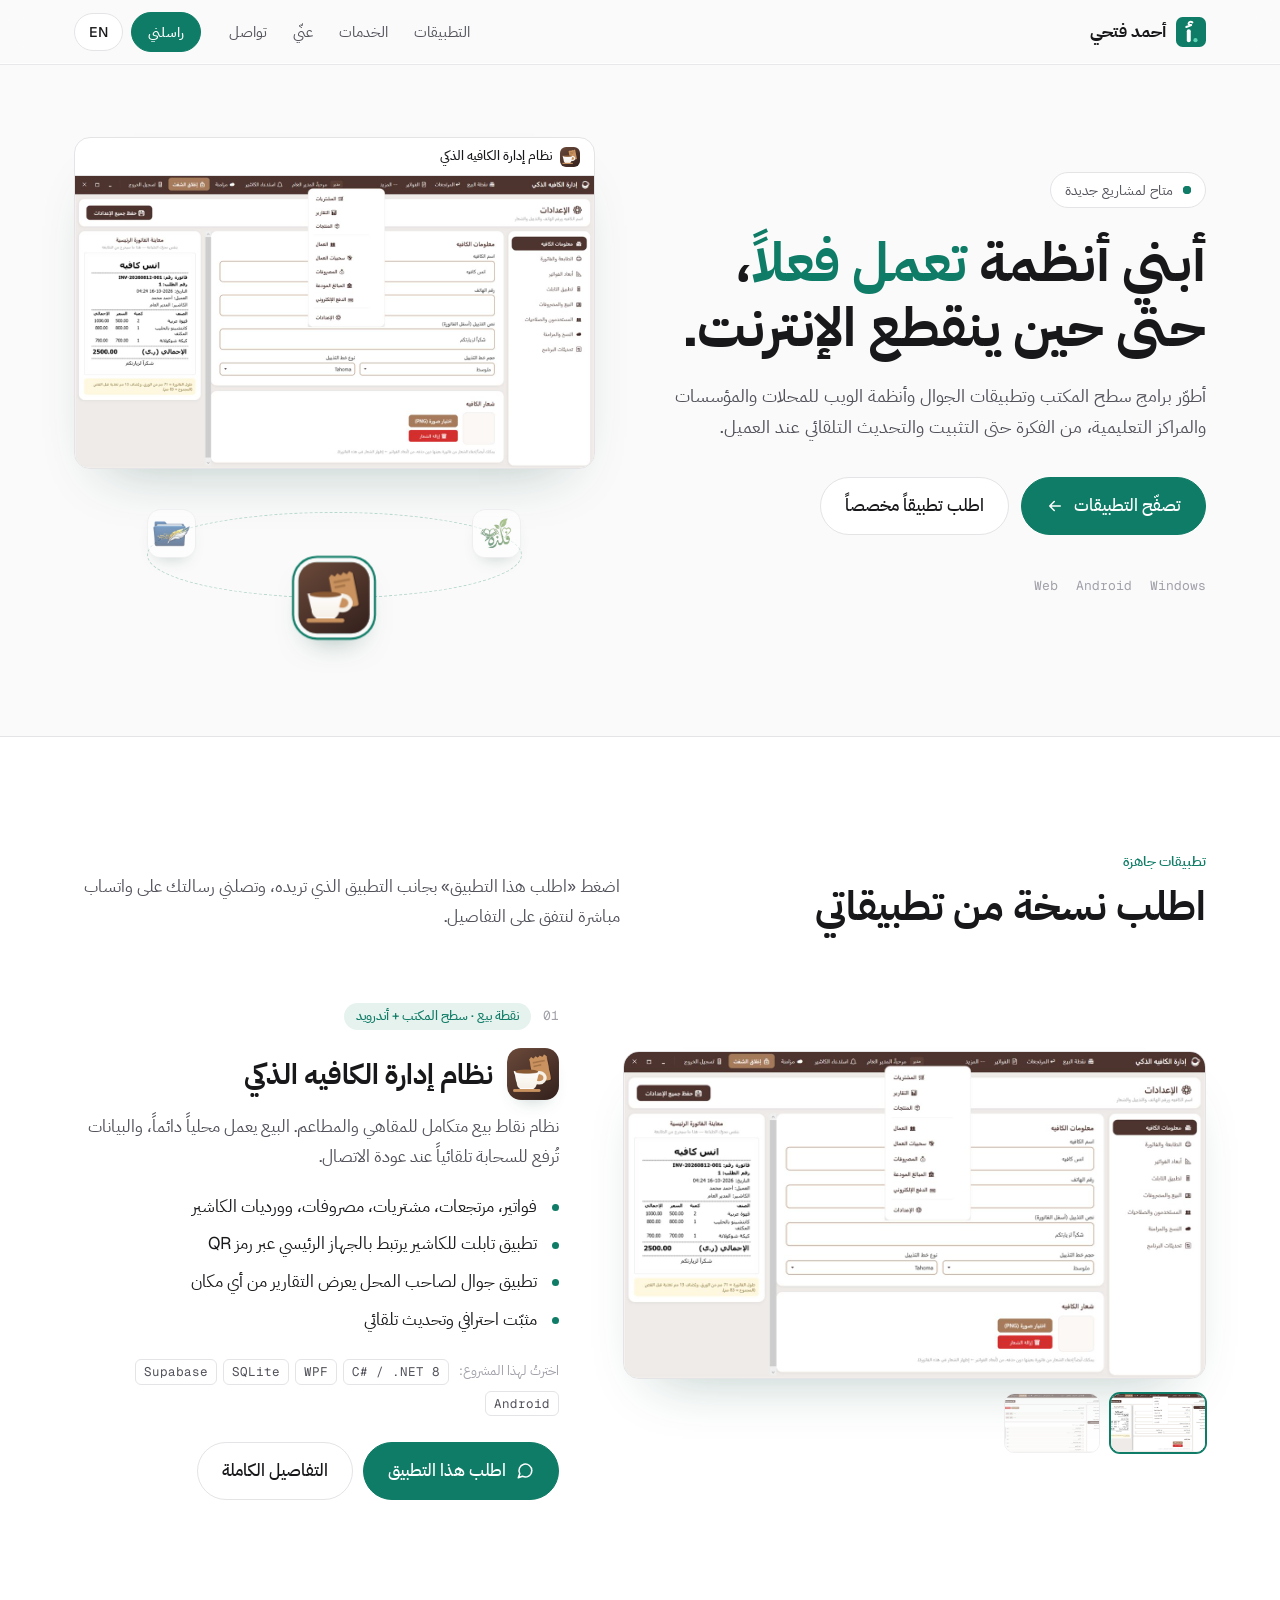
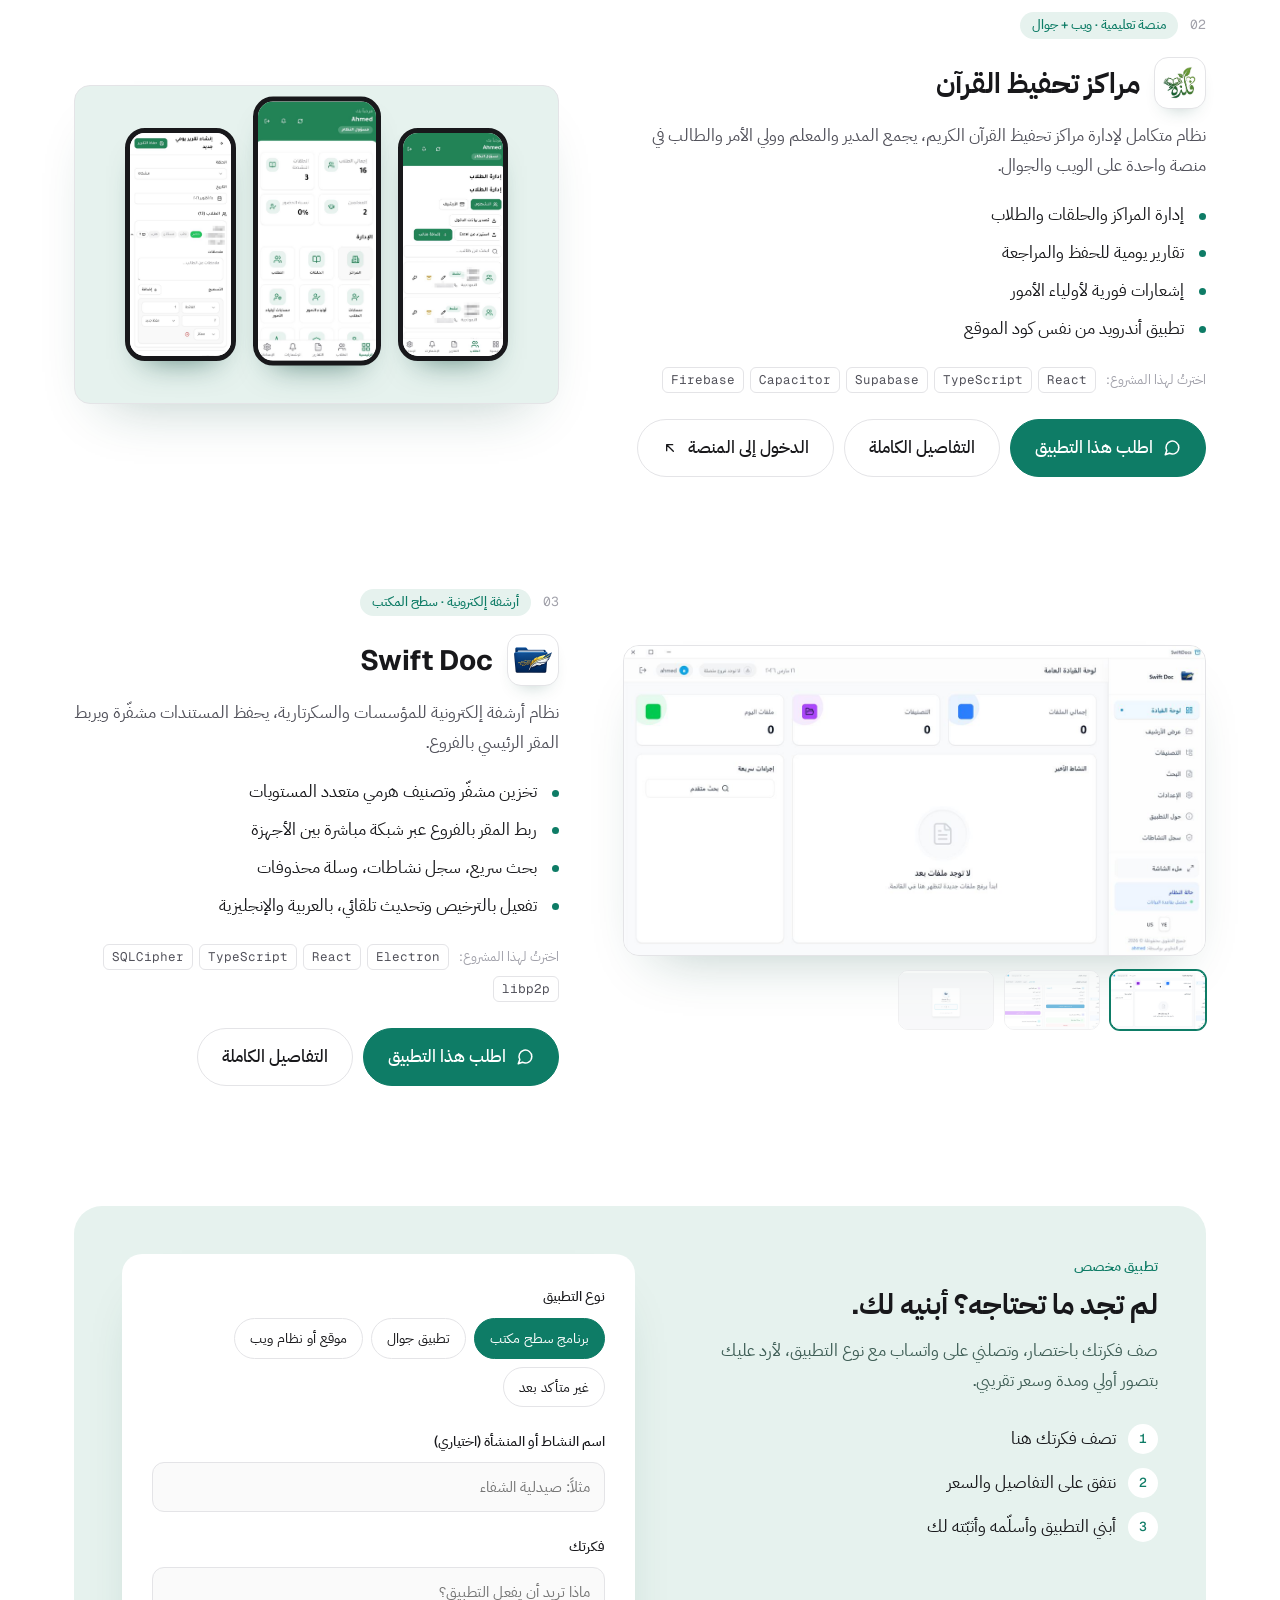
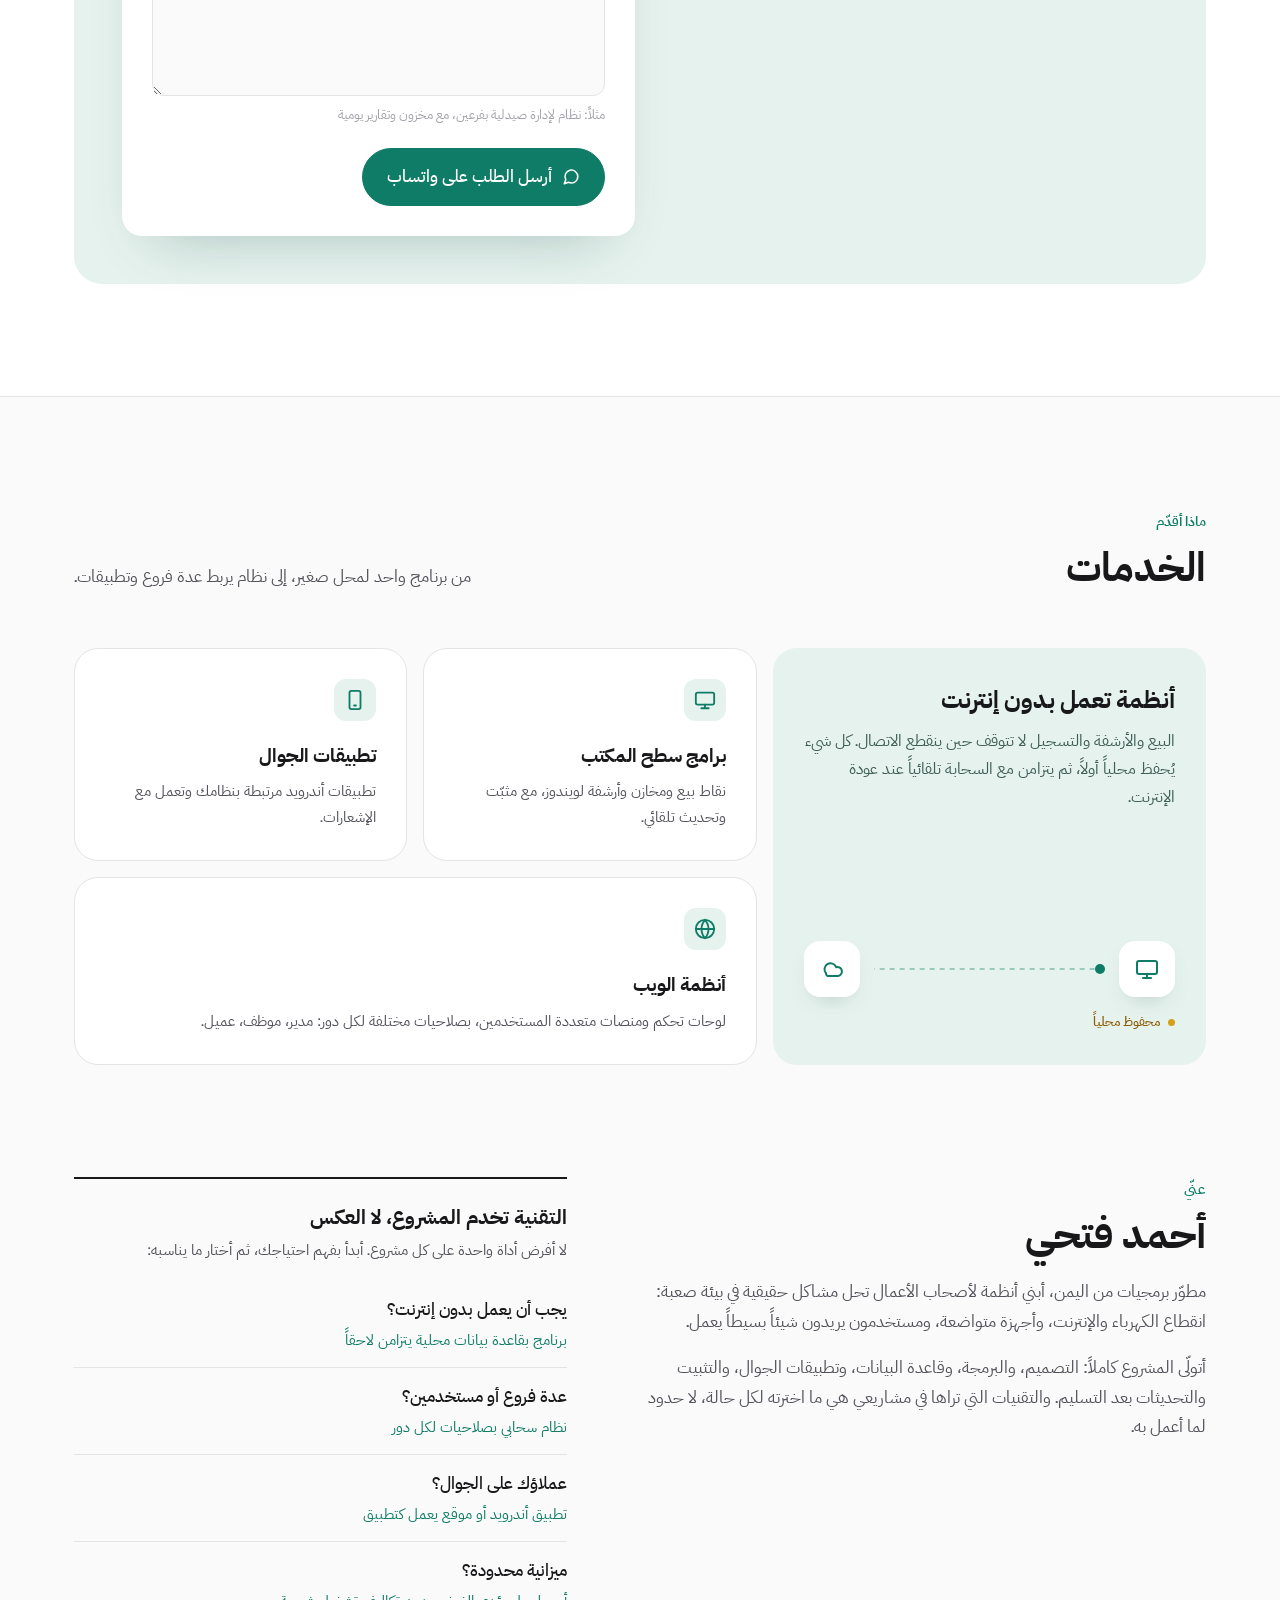
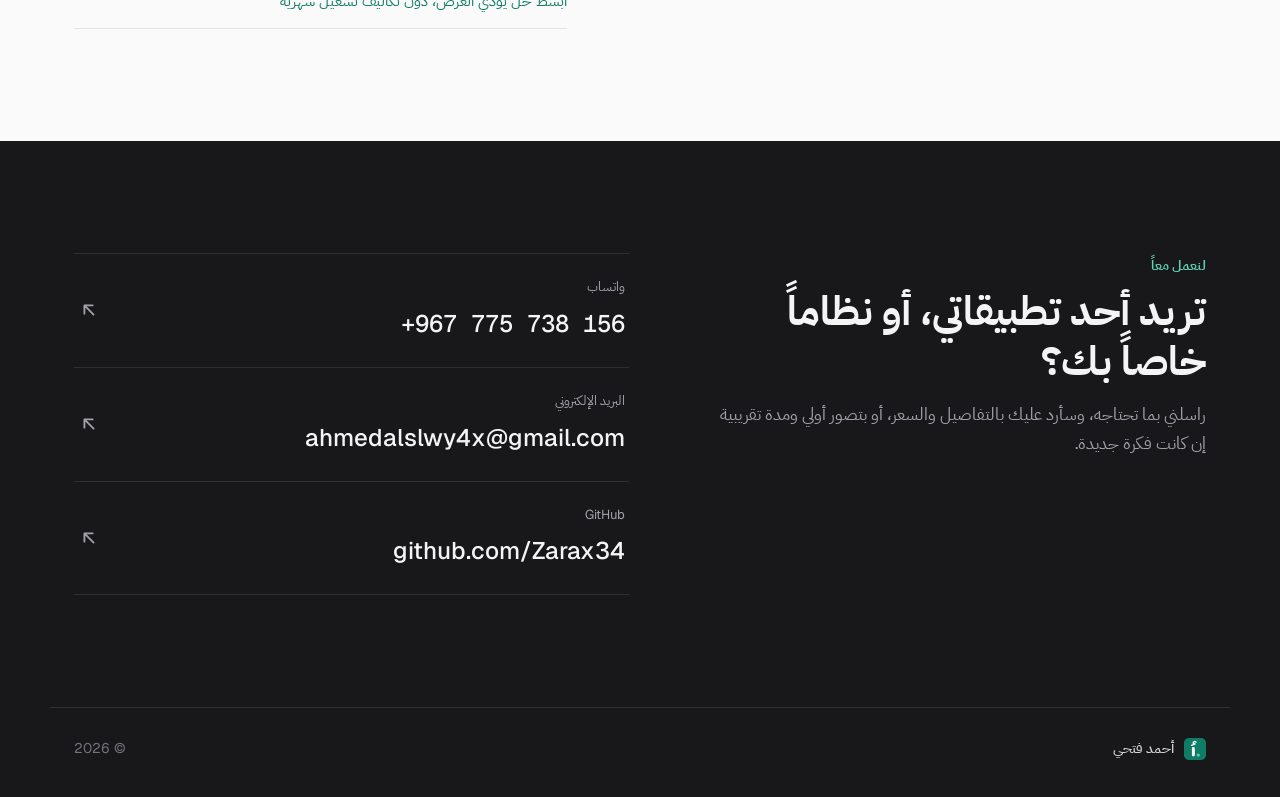
<file: index.html>
<!doctype html>
<html lang="ar" dir="rtl" data-title-ar="أحمد فتحي | مطور تطبيقات وأنظمة" data-title-en="Ahmed Fathi | Software Developer">
<head>
<meta charset="utf-8">
<meta name="viewport" content="width=device-width, initial-scale=1">
<title>أحمد فتحي | مطور تطبيقات وأنظمة</title>
<meta name="description" content="أحمد فتحي، مطور تطبيقات من اليمن. اطلب نسخة جاهزة من نظام إدارة الكافيه ونقاط البيع، أو نظام الأرشفة Swift Doc، أو منصة مراكز تحفيظ القرآن، أو تطبيقاً مخصصاً لنشاطك.">
<link rel="canonical" href="https://ahmed-fatehi.pages.dev/">
<meta name="google-site-verification" content="yfVY2-bHT5nwRN2Mn0jAbK8OKX2tT-Nbc4Daj3ewvwI">
<link rel="icon" href="favicon.svg" type="image/svg+xml">
<meta property="og:type" content="website">
<meta property="og:site_name" content="أحمد فتحي">
<meta property="og:locale" content="ar_AR">
<meta property="og:locale:alternate" content="en_US">
<meta property="og:url" content="https://ahmed-fatehi.pages.dev/">
<meta property="og:title" content="أحمد فتحي | مطور تطبيقات وأنظمة">
<meta property="og:description" content="تطبيقات جاهزة للطلب: نظام الكافيه ونقاط البيع، الأرشفة الإلكترونية، ومراكز تحفيظ القرآن. أو اطلب تطبيقاً مخصصاً لنشاطك.">
<meta property="og:image" content="https://ahmed-fatehi.pages.dev/images/og-image.jpeg">
<meta property="og:image:width" content="1200">
<meta property="og:image:height" content="630">
<meta property="og:image:alt" content="الصفحة الرئيسية لموقع أحمد فتحي مع لقطة من نظام إدارة الكافيه">
<meta name="twitter:card" content="summary_large_image">
<script type="application/ld+json">
{
  "@context": "https://schema.org",
  "@type": "Person",
  "name": "أحمد فتحي",
  "alternateName": "Ahmed Fathi",
  "jobTitle": "مطور تطبيقات وأنظمة",
  "url": "https://ahmed-fatehi.pages.dev/",
  "email": "mailto:ahmedalslwy4x@gmail.com",
  "telephone": "+967775738156",
  "address": { "@type": "PostalAddress", "addressCountry": "YE" },
  "sameAs": ["https://github.com/Zarax34"]
}
</script>
<meta name="theme-color" content="#0e7c66">
<link rel="preconnect" href="https://fonts.googleapis.com">
<link rel="preconnect" href="https://fonts.gstatic.com" crossorigin>
<link href="https://fonts.googleapis.com/css2?family=Geist:wght@400;500;600;700&family=Geist+Mono:wght@400;500&family=IBM+Plex+Sans+Arabic:wght@400;500;600;700&display=swap" rel="stylesheet">
<link rel="stylesheet" href="styles.css">
</head>
<body>

<header>
  <div class="wrap nav">
    <a class="brand" href="#top"><img src="favicon.svg" alt=""><span class="ar">أحمد فتحي</span><span class="en">Ahmed Fathi</span></a>
    <nav class="nav-links">
      <a href="#work"><span class="ar">التطبيقات</span><span class="en">Apps</span></a>
      <a href="#services"><span class="ar">الخدمات</span><span class="en">Services</span></a>
      <a href="#about"><span class="ar">عنّي</span><span class="en">About</span></a>
      <a href="#contact"><span class="ar">تواصل</span><span class="en">Contact</span></a>
    </nav>
    <div class="nav-tools">
      <a class="btn btn-primary nav-cta" href="https://wa.me/967775738156" target="_blank" rel="noopener"><span class="ar">راسلني</span><span class="en">Message me</span></a>
      <button class="lang" id="lang" type="button" aria-label="Switch language">EN</button>
    </div>
  </div>
</header>

<main id="top">
  <section class="hero">
    <div class="wrap hero-grid">
      <div>
        <span class="status reveal"><span class="pulse"></span><span class="ar">متاح لمشاريع جديدة</span><span class="en">Available for new projects</span></span>
        <h1 class="reveal" style="--i:1">
          <span class="ar">أبني أنظمة <em>تعمل فعلاً</em>، حتى حين ينقطع الإنترنت.</span>
          <span class="en">I build software that <em>keeps working</em>, even when the internet doesn't.</span>
        </h1>
        <p class="lead reveal" style="--i:2">
          <span class="ar">أطوّر برامج سطح المكتب وتطبيقات الجوال وأنظمة الويب للمحلات والمؤسسات والمراكز التعليمية، من الفكرة حتى التثبيت والتحديث التلقائي عند العميل.</span>
          <span class="en">Desktop, mobile and web systems for shops, offices and education centers, from the first idea to installation and automatic updates on the client's machines.</span>
        </p>
        <div class="actions reveal" style="--i:3">
          <a class="btn btn-primary" href="#work"><span class="ar">تصفّح التطبيقات</span><span class="en">Browse the apps</span>
            <svg width="18" height="18" viewBox="0 0 24 24" fill="none" stroke="currentColor" stroke-width="2" stroke-linecap="round" stroke-linejoin="round" aria-hidden="true"><path class="flip" d="M5 12h14M13 6l6 6-6 6"/></svg>
          </a>
          <a class="btn" href="#custom"><span class="ar">اطلب تطبيقاً مخصصاً</span><span class="en">Request a custom app</span></a>
        </div>
        <div class="platforms mono reveal" style="--i:4"><span>Windows</span><span>Android</span><span>Web</span></div>
      </div>

      <div class="showcase reveal" style="--i:2">
        <div class="screens">
          <figure class="screen">
            <div class="screen-bar"><img src="images/cafepos-icon.png" alt=""><span class="ar">نظام إدارة الكافيه الذكي</span><span class="en">Smart Café POS</span></div>
            <img class="screen-shot" src="images/cafepos.jpg" width="1280" height="720" alt="إعدادات الكافيه ومعاينة الفاتورة">
          </figure>
          <figure class="screen">
            <div class="screen-bar"><img src="images/quran.jpg" alt=""><span class="ar">مراكز تحفيظ القرآن</span><span class="en">Quran Centers</span></div>
            <div class="phones">
              <img src="images/quran-2.jpg" width="540" height="1130" alt="">
              <img src="images/quran-1.jpg" width="540" height="1134" alt="لوحة تحكم مسؤول النظام في تطبيق مراكز تحفيظ القرآن">
              <img src="images/quran-3.jpg" width="540" height="1330" alt="">
            </div>
          </figure>
          <figure class="screen">
            <div class="screen-bar"><img src="images/swiftdoc-icon.png" alt=""><span>Swift Doc</span></div>
            <img class="screen-shot" src="images/swiftdoc.jpg" width="1280" height="680" alt="لوحة القيادة في نظام Swift Doc">
          </figure>
        </div>
        <div class="ring">
          <div class="track"></div>
          <button class="orb bleed" type="button" aria-label="Smart Café POS"><img src="images/cafepos-icon.png" alt=""></button>
          <button class="orb" type="button" aria-label="Quran Centers"><img src="images/quran.jpg" alt=""></button>
          <button class="orb" type="button" aria-label="Swift Doc"><img src="images/swiftdoc-icon.png" alt=""></button>
        </div>
      </div>
    </div>
  </section>

  <section id="work">
    <div class="wrap">
      <div class="head">
        <div class="reveal">
          <div class="eyebrow"><span class="ar">تطبيقات جاهزة</span><span class="en">Ready-made apps</span></div>
          <h2><span class="ar">اطلب نسخة من تطبيقاتي</span><span class="en">Order a copy of my apps</span></h2>
        </div>
        <p class="lead reveal" style="--i:1"><span class="ar">اضغط «اطلب هذا التطبيق» بجانب التطبيق الذي تريده، وتصلني رسالتك على واتساب مباشرة لنتفق على التفاصيل.</span><span class="en">Tap "Order this app" next to the one you want, and your message reaches me on WhatsApp right away so we can sort out the details.</span></p>
      </div>

      <div class="projects">
        <article class="project">
          <div class="media gallery reveal">
            <div class="shot"><img class="gallery-main" src="images/cafepos.jpg" width="1280" height="720" loading="lazy" alt="إعدادات الكافيه ومعاينة الفاتورة"></div>
            <div class="thumbs">
              <button class="thumb active" type="button" data-src="images/cafepos.jpg" data-alt="إعدادات الكافيه ومعاينة الفاتورة"><img src="images/cafepos.jpg" alt="" loading="lazy"></button>
              <button class="thumb" type="button" data-src="images/cafepos-2.jpg" data-alt="المستخدمون والصلاحيات في نظام الكافيه"><img src="images/cafepos-2.jpg" alt="" loading="lazy"></button>
            </div>
          </div>
          <div class="reveal" style="--i:1">
            <div class="meta"><span class="num mono">01</span><span class="tag"><span class="ar">نقطة بيع · سطح المكتب + أندرويد</span><span class="en">Point of sale · Desktop + Android</span></span></div>
            <div class="app"><img class="app-icon bleed" src="images/cafepos-icon.png" width="160" height="160" loading="lazy" alt=""><h3><span class="ar">نظام إدارة الكافيه الذكي</span><span class="en">Smart Café POS</span></h3></div>
            <p>
              <span class="ar">نظام نقاط بيع متكامل للمقاهي والمطاعم. البيع يعمل محلياً دائماً، والبيانات تُرفع للسحابة تلقائياً عند عودة الاتصال.</span>
              <span class="en">A complete point-of-sale system for cafés and restaurants. Sales always run locally, and data syncs to the cloud automatically once the connection is back.</span>
            </p>
            <ul class="features">
              <li><span class="ar">فواتير، مرتجعات، مشتريات، مصروفات، وورديات الكاشير</span><span class="en">Invoices, returns, purchases, expenses and cashier shifts</span></li>
              <li><span class="ar">تطبيق تابلت للكاشير يرتبط بالجهاز الرئيسي عبر رمز QR</span><span class="en">Tablet cashier app that pairs with the main PC via QR code</span></li>
              <li><span class="ar">تطبيق جوال لصاحب المحل يعرض التقارير من أي مكان</span><span class="en">Owner's mobile app with live reports from anywhere</span></li>
              <li><span class="ar">مثبّت احترافي وتحديث تلقائي</span><span class="en">Signed installer and automatic updates</span></li>
            </ul>
            <div class="stack"><span>C# / .NET 8</span><span>WPF</span><span>SQLite</span><span>Supabase</span><span>Android</span></div>
            <div class="buy">
              <a class="btn btn-primary order" data-app-ar="نظام إدارة الكافيه الذكي" data-app-en="Smart Café POS" href="https://wa.me/967775738156" target="_blank" rel="noopener">
                <svg width="18" height="18" viewBox="0 0 24 24" fill="none" stroke="currentColor" stroke-width="2" stroke-linecap="round" stroke-linejoin="round" aria-hidden="true"><path d="M21 11.5a8.4 8.4 0 0 1-12.4 7.4L3 21l2.1-5.5A8.5 8.5 0 1 1 21 11.5z"/></svg>
                <span class="ar">اطلب هذا التطبيق</span><span class="en">Order this app</span>
              </a>
              <a class="btn" href="cafe-pos/"><span class="ar">التفاصيل الكاملة</span><span class="en">Full details</span></a>
            </div>
          </div>
        </article>

        <article class="project">
          <div class="media reveal">
            <div class="shot phones">
              <img src="images/quran-2.jpg" width="540" height="1130" loading="lazy" alt="إدارة الطلاب في تطبيق مراكز تحفيظ القرآن">
              <img src="images/quran-1.jpg" width="540" height="1134" loading="lazy" alt="لوحة تحكم مسؤول النظام في تطبيق مراكز تحفيظ القرآن">
              <img src="images/quran-3.jpg" width="540" height="1330" loading="lazy" alt="إنشاء تقرير يومي للحلقة">
            </div>
          </div>
          <div class="reveal" style="--i:1">
            <div class="meta"><span class="num mono">02</span><span class="tag"><span class="ar">منصة تعليمية · ويب + جوال</span><span class="en">Education platform · Web + Mobile</span></span></div>
            <div class="app"><img class="app-icon" src="images/quran.jpg" width="420" height="420" loading="lazy" alt=""><h3><span class="ar">مراكز تحفيظ القرآن</span><span class="en">Quran Centers</span></h3></div>
            <p>
              <span class="ar">نظام متكامل لإدارة مراكز تحفيظ القرآن الكريم، يجمع المدير والمعلم وولي الأمر والطالب في منصة واحدة على الويب والجوال.</span>
              <span class="en">An all-in-one platform for Quran memorization centers, connecting admins, teachers, parents and students on web and mobile.</span>
            </p>
            <ul class="features">
              <li><span class="ar">إدارة المراكز والحلقات والطلاب</span><span class="en">Manage centers, circles and students</span></li>
              <li><span class="ar">تقارير يومية للحفظ والمراجعة</span><span class="en">Daily memorization and revision reports</span></li>
              <li><span class="ar">إشعارات فورية لأولياء الأمور</span><span class="en">Instant notifications for parents</span></li>
              <li><span class="ar">تطبيق أندرويد من نفس كود الموقع</span><span class="en">Android app built from the same codebase as the web</span></li>
            </ul>
            <div class="stack"><span>React</span><span>TypeScript</span><span>Supabase</span><span>Capacitor</span><span>Firebase</span></div>
            <div class="buy">
              <a class="btn btn-primary order" data-app-ar="مراكز تحفيظ القرآن" data-app-en="Quran Centers" href="https://wa.me/967775738156" target="_blank" rel="noopener">
                <svg width="18" height="18" viewBox="0 0 24 24" fill="none" stroke="currentColor" stroke-width="2" stroke-linecap="round" stroke-linejoin="round" aria-hidden="true"><path d="M21 11.5a8.4 8.4 0 0 1-12.4 7.4L3 21l2.1-5.5A8.5 8.5 0 1 1 21 11.5z"/></svg>
                <span class="ar">اطلب هذا التطبيق</span><span class="en">Order this app</span>
              </a>
              <a class="btn" href="quran-centers/"><span class="ar">التفاصيل الكاملة</span><span class="en">Full details</span></a>
              <a class="btn" href="https://felthah.netlify.app" target="_blank" rel="noopener">
                <span class="ar">الدخول إلى المنصة</span><span class="en">Open the platform</span>
                <svg width="16" height="16" viewBox="0 0 24 24" fill="none" stroke="currentColor" stroke-width="2" stroke-linecap="round" stroke-linejoin="round" aria-hidden="true"><path class="flip" d="M7 17 17 7M8 7h9v9"/></svg>
              </a>
            </div>
          </div>
        </article>

        <article class="project">
          <div class="media gallery reveal">
            <div class="shot"><img class="gallery-main" src="images/swiftdoc.jpg" width="1280" height="680" loading="lazy" alt="لوحة القيادة في نظام Swift Doc"></div>
            <div class="thumbs">
              <button class="thumb active" type="button" data-src="images/swiftdoc.jpg" data-alt="لوحة القيادة في نظام Swift Doc"><img src="images/swiftdoc.jpg" alt="" loading="lazy"></button>
              <button class="thumb" type="button" data-src="images/swiftdoc-2.jpg" data-alt="إعدادات النظام والحساب في Swift Doc"><img src="images/swiftdoc-2.jpg" alt="" loading="lazy"></button>
              <button class="thumb" type="button" data-src="images/swiftdoc-3.jpg" data-alt="شاشة الدخول السريع برمز PIN في Swift Doc"><img src="images/swiftdoc-3.jpg" alt="" loading="lazy"></button>
            </div>
          </div>
          <div class="reveal" style="--i:1">
            <div class="meta"><span class="num mono">03</span><span class="tag"><span class="ar">أرشفة إلكترونية · سطح المكتب</span><span class="en">Document archiving · Desktop</span></span></div>
            <div class="app"><img class="app-icon" src="images/swiftdoc-icon.png" width="160" height="160" loading="lazy" alt=""><h3>Swift Doc</h3></div>
            <p>
              <span class="ar">نظام أرشفة إلكترونية للمؤسسات والسكرتارية، يحفظ المستندات مشفّرة ويربط المقر الرئيسي بالفروع.</span>
              <span class="en">An electronic archiving system for offices, storing documents encrypted and linking headquarters with branches.</span>
            </p>
            <ul class="features">
              <li><span class="ar">تخزين مشفّر وتصنيف هرمي متعدد المستويات</span><span class="en">Encrypted storage with multi-level categories</span></li>
              <li><span class="ar">ربط المقر بالفروع عبر شبكة مباشرة بين الأجهزة</span><span class="en">Peer-to-peer link between HQ and branches</span></li>
              <li><span class="ar">بحث سريع، سجل نشاطات، وسلة محذوفات</span><span class="en">Fast search, audit log and recycle bin</span></li>
              <li><span class="ar">تفعيل بالترخيص وتحديث تلقائي، بالعربية والإنجليزية</span><span class="en">License activation, auto-updates, Arabic and English</span></li>
            </ul>
            <div class="stack"><span>Electron</span><span>React</span><span>TypeScript</span><span>SQLCipher</span><span>libp2p</span></div>
            <div class="buy">
              <a class="btn btn-primary order" data-app-ar="Swift Doc للأرشفة الإلكترونية" data-app-en="Swift Doc" href="https://wa.me/967775738156" target="_blank" rel="noopener">
                <svg width="18" height="18" viewBox="0 0 24 24" fill="none" stroke="currentColor" stroke-width="2" stroke-linecap="round" stroke-linejoin="round" aria-hidden="true"><path d="M21 11.5a8.4 8.4 0 0 1-12.4 7.4L3 21l2.1-5.5A8.5 8.5 0 1 1 21 11.5z"/></svg>
                <span class="ar">اطلب هذا التطبيق</span><span class="en">Order this app</span>
              </a>
              <a class="btn" href="swift-doc/"><span class="ar">التفاصيل الكاملة</span><span class="en">Full details</span></a>
            </div>
          </div>
        </article>
      </div>

      <div class="custom reveal" id="custom">
        <div class="custom-intro">
          <div class="eyebrow"><span class="ar">تطبيق مخصص</span><span class="en">Custom app</span></div>
          <h3><span class="ar">لم تجد ما تحتاجه؟ أبنيه لك.</span><span class="en">Didn't find what you need? I'll build it.</span></h3>
          <p><span class="ar">صف فكرتك باختصار، وتصلني على واتساب مع نوع التطبيق، لأرد عليك بتصور أولي ومدة وسعر تقريبي.</span><span class="en">Describe your idea briefly and it reaches me on WhatsApp with the app type, so I can reply with an initial plan, timeline and rough price.</span></p>
          <ol class="steps">
            <li><span class="ar">تصف فكرتك هنا</span><span class="en">You describe your idea here</span></li>
            <li><span class="ar">نتفق على التفاصيل والسعر</span><span class="en">We agree on details and price</span></li>
            <li><span class="ar">أبني التطبيق وأسلّمه وأثبّته لك</span><span class="en">I build, deliver and install it for you</span></li>
          </ol>
        </div>

        <form class="custom-form" novalidate>
          <fieldset>
            <legend><span class="ar">نوع التطبيق</span><span class="en">App type</span></legend>
            <div class="types">
              <label class="type"><input type="radio" name="type" value="desktop" checked><span><span class="ar">برنامج سطح مكتب</span><span class="en">Desktop software</span></span></label>
              <label class="type"><input type="radio" name="type" value="mobile"><span><span class="ar">تطبيق جوال</span><span class="en">Mobile app</span></span></label>
              <label class="type"><input type="radio" name="type" value="web"><span><span class="ar">موقع أو نظام ويب</span><span class="en">Website or web system</span></span></label>
              <label class="type"><input type="radio" name="type" value="unsure"><span><span class="ar">غير متأكد بعد</span><span class="en">Not sure yet</span></span></label>
            </div>
          </fieldset>
          <div class="field">
            <label for="biz"><span class="ar">اسم النشاط أو المنشأة (اختياري)</span><span class="en">Business name (optional)</span></label>
            <input id="biz" name="biz" type="text" autocomplete="organization" data-ph-ar="مثلاً: صيدلية الشفاء" data-ph-en="e.g. Al-Shifa Pharmacy">
          </div>
          <div class="field">
            <label for="idea"><span class="ar">فكرتك</span><span class="en">Your idea</span></label>
            <textarea id="idea" name="idea" rows="4" required aria-describedby="idea-hint idea-error" data-ph-ar="ماذا تريد أن يفعل التطبيق؟" data-ph-en="What should the app do?"></textarea>
            <small id="idea-hint"><span class="ar">مثلاً: نظام لإدارة صيدلية بفرعين، مع مخزون وتقارير يومية</span><span class="en">e.g. a system for a two-branch pharmacy with stock and daily reports</span></small>
            <small id="idea-error" class="error" role="alert" hidden><span class="ar">اكتب وصفاً قصيراً لفكرتك (10 أحرف على الأقل)</span><span class="en">Write a short description of your idea (at least 10 characters)</span></small>
          </div>
          <button class="btn btn-primary" type="submit">
            <svg width="18" height="18" viewBox="0 0 24 24" fill="none" stroke="currentColor" stroke-width="2" stroke-linecap="round" stroke-linejoin="round" aria-hidden="true"><path d="M21 11.5a8.4 8.4 0 0 1-12.4 7.4L3 21l2.1-5.5A8.5 8.5 0 1 1 21 11.5z"/></svg>
            <span class="ar">أرسل الطلب على واتساب</span><span class="en">Send request on WhatsApp</span>
          </button>
        </form>
      </div>
    </div>
  </section>

  <section id="services">
    <div class="wrap">
      <div class="head">
        <div class="reveal">
          <div class="eyebrow"><span class="ar">ماذا أقدّم</span><span class="en">What I do</span></div>
          <h2><span class="ar">الخدمات</span><span class="en">Services</span></h2>
        </div>
        <p class="lead reveal" style="--i:1"><span class="ar">من برنامج واحد لمحل صغير، إلى نظام يربط عدة فروع وتطبيقات.</span><span class="en">From a single program for a small shop to a system linking branches and apps.</span></p>
      </div>

      <div class="bento">
        <div class="tile tile-feature reveal">
          <div>
            <h3><span class="ar">أنظمة تعمل بدون إنترنت</span><span class="en">Offline-first systems</span></h3>
            <p><span class="ar">البيع والأرشفة والتسجيل لا تتوقف حين ينقطع الاتصال. كل شيء يُحفظ محلياً أولاً، ثم يتزامن مع السحابة تلقائياً عند عودة الإنترنت.</span><span class="en">Sales, archiving and records keep going when the connection drops. Everything is saved locally first, then syncs to the cloud automatically when the internet is back.</span></p>
          </div>
          <div aria-hidden="true">
            <div class="sync">
              <div class="node"><svg width="24" height="24" viewBox="0 0 24 24" fill="none" stroke="currentColor" stroke-width="2" stroke-linecap="round"><rect x="2" y="4" width="20" height="13" rx="2"/><path d="M8 21h8M12 17v4"/></svg></div>
              <div class="wire"><span class="lane"></span></div>
              <div class="node"><svg width="24" height="24" viewBox="0 0 24 24" fill="none" stroke="currentColor" stroke-width="2" stroke-linecap="round" stroke-linejoin="round"><path d="M17.5 19a4.5 4.5 0 1 0-1.4-8.8A6 6 0 1 0 6 16.3"/><path d="M6 16.3A4 4 0 0 0 7.5 19h10"/></svg></div>
            </div>
            <div class="sync-status">
              <span class="s-local"><span class="ar">محفوظ محلياً</span><span class="en">Saved locally</span></span>
              <span class="s-synced"><span class="ar">تمت المزامنة</span><span class="en">Synced</span></span>
            </div>
          </div>
        </div>

        <div class="tile reveal" style="--i:1">
          <div class="icon"><svg width="22" height="22" viewBox="0 0 24 24" fill="none" stroke="currentColor" stroke-width="2" stroke-linecap="round" aria-hidden="true"><rect x="2" y="4" width="20" height="13" rx="2"/><path d="M8 21h8M12 17v4"/></svg></div>
          <h3><span class="ar">برامج سطح المكتب</span><span class="en">Desktop software</span></h3>
          <p><span class="ar">نقاط بيع ومخازن وأرشفة لويندوز، مع مثبّت وتحديث تلقائي.</span><span class="en">POS, inventory and archiving for Windows, with installers and auto-updates.</span></p>
        </div>

        <div class="tile reveal" style="--i:2">
          <div class="icon"><svg width="22" height="22" viewBox="0 0 24 24" fill="none" stroke="currentColor" stroke-width="2" stroke-linecap="round" aria-hidden="true"><rect x="6" y="2" width="12" height="20" rx="2"/><path d="M11 18h2"/></svg></div>
          <h3><span class="ar">تطبيقات الجوال</span><span class="en">Mobile apps</span></h3>
          <p><span class="ar">تطبيقات أندرويد مرتبطة بنظامك وتعمل مع الإشعارات.</span><span class="en">Android apps connected to your system, with push notifications.</span></p>
        </div>

        <div class="tile tile-wide reveal" style="--i:3">
          <div class="icon"><svg width="22" height="22" viewBox="0 0 24 24" fill="none" stroke="currentColor" stroke-width="2" stroke-linecap="round" aria-hidden="true"><circle cx="12" cy="12" r="10"/><path d="M2 12h20M12 2a15 15 0 0 1 0 20M12 2a15 15 0 0 0 0 20"/></svg></div>
          <h3><span class="ar">أنظمة الويب</span><span class="en">Web systems</span></h3>
          <p><span class="ar">لوحات تحكم ومنصات متعددة المستخدمين، بصلاحيات مختلفة لكل دور: مدير، موظف، عميل.</span><span class="en">Dashboards and multi-user platforms with different permissions for each role: admin, staff, customer.</span></p>
        </div>
      </div>
    </div>
  </section>

  <section id="about" style="padding-top: 0">
    <div class="wrap about">
      <div class="text reveal">
        <div class="eyebrow"><span class="ar">عنّي</span><span class="en">About</span></div>
        <h2 style="margin-bottom: 18px"><span class="ar">أحمد فتحي</span><span class="en">Ahmed Fathi</span></h2>
        <p class="ar">مطوّر برمجيات من اليمن، أبني أنظمة لأصحاب الأعمال تحل مشاكل حقيقية في بيئة صعبة: انقطاع الكهرباء والإنترنت، وأجهزة متواضعة، ومستخدمون يريدون شيئاً بسيطاً يعمل.</p>
        <p class="ar">أتولّى المشروع كاملاً: التصميم، والبرمجة، وقاعدة البيانات، وتطبيقات الجوال، والتثبيت والتحديثات بعد التسليم. والتقنيات التي تراها في مشاريعي هي ما اخترته لكل حالة، لا حدود لما أعمل به.</p>
        <p class="en">A software developer from Yemen building systems for businesses in a demanding environment: power and internet outages, modest hardware, and users who want something simple that just works.</p>
        <p class="en">I handle the whole project: design, code, database, mobile apps, installation and updates after delivery. The technologies in my projects are what each case called for, not the limit of what I work with.</p>
      </div>
      <div class="approach reveal" style="--i:1">
        <h3><span class="ar">التقنية تخدم المشروع، لا العكس</span><span class="en">The project picks the tech, not the other way round</span></h3>
        <p><span class="ar">لا أفرض أداة واحدة على كل مشروع. أبدأ بفهم احتياجك، ثم أختار ما يناسبه:</span><span class="en">I don't force one tool onto every project. I start from what you need, then choose what fits:</span></p>
        <dl>
          <div><dt><span class="ar">يجب أن يعمل بدون إنترنت؟</span><span class="en">Must work offline?</span></dt><dd><span class="ar">برنامج بقاعدة بيانات محلية يتزامن لاحقاً</span><span class="en">Local database that syncs later</span></dd></div>
          <div><dt><span class="ar">عدة فروع أو مستخدمين؟</span><span class="en">Several branches or users?</span></dt><dd><span class="ar">نظام سحابي بصلاحيات لكل دور</span><span class="en">Cloud system with role-based access</span></dd></div>
          <div><dt><span class="ar">عملاؤك على الجوال؟</span><span class="en">Your customers are on mobile?</span></dt><dd><span class="ar">تطبيق أندرويد أو موقع يعمل كتطبيق</span><span class="en">An Android app, or a web app that installs like one</span></dd></div>
          <div><dt><span class="ar">ميزانية محدودة؟</span><span class="en">Tight budget?</span></dt><dd><span class="ar">أبسط حل يؤدي الغرض، دون تكاليف تشغيل شهرية</span><span class="en">The simplest thing that works, with no monthly running costs</span></dd></div>
        </dl>
      </div>
    </div>
  </section>

  <section id="contact">
    <div class="wrap contact-grid">
      <div class="reveal">
        <div class="eyebrow"><span class="ar">لنعمل معاً</span><span class="en">Let's work together</span></div>
        <h2><span class="ar">تريد أحد تطبيقاتي، أو نظاماً خاصاً بك؟</span><span class="en">Want one of my apps, or a system of your own?</span></h2>
        <p class="lead"><span class="ar">راسلني بما تحتاجه، وسأرد عليك بالتفاصيل والسعر، أو بتصور أولي ومدة تقريبية إن كانت فكرة جديدة.</span><span class="en">Tell me what you need and I'll reply with details and pricing, or an initial plan and rough timeline for a new idea.</span></p>
      </div>
      <div class="links reveal" style="--i:1">
        <a class="link-row" href="https://wa.me/967775738156" target="_blank" rel="noopener">
          <small><span class="ar">واتساب</span><span class="en">WhatsApp</span></small>
          <strong class="mono">+967 775 738 156</strong>
          <svg width="22" height="22" viewBox="0 0 24 24" fill="none" stroke="currentColor" stroke-width="2" stroke-linecap="round" stroke-linejoin="round" aria-hidden="true"><path class="flip" d="M7 17 17 7M8 7h9v9"/></svg>
        </a>
        <a class="link-row" href="mailto:ahmedalslwy4x@gmail.com">
          <small><span class="ar">البريد الإلكتروني</span><span class="en">Email</span></small>
          <strong>ahmedalslwy4x@gmail.com</strong>
          <svg width="22" height="22" viewBox="0 0 24 24" fill="none" stroke="currentColor" stroke-width="2" stroke-linecap="round" stroke-linejoin="round" aria-hidden="true"><path class="flip" d="M7 17 17 7M8 7h9v9"/></svg>
        </a>
        <a class="link-row" href="https://github.com/Zarax34" target="_blank" rel="noopener">
          <small>GitHub</small>
          <strong>github.com/Zarax34</strong>
          <svg width="22" height="22" viewBox="0 0 24 24" fill="none" stroke="currentColor" stroke-width="2" stroke-linecap="round" stroke-linejoin="round" aria-hidden="true"><path class="flip" d="M7 17 17 7M8 7h9v9"/></svg>
        </a>
      </div>
    </div>
  </section>
</main>

<footer>
  <div class="wrap">
    <a class="brand" href="#top"><img src="favicon.svg" alt=""><span class="ar">أحمد فتحي</span><span class="en">Ahmed Fathi</span></a>
    <span>© <span id="year">2026</span></span>
  </div>
</footer>

<script src="main.js"></script>
</body>
</html>
</file>
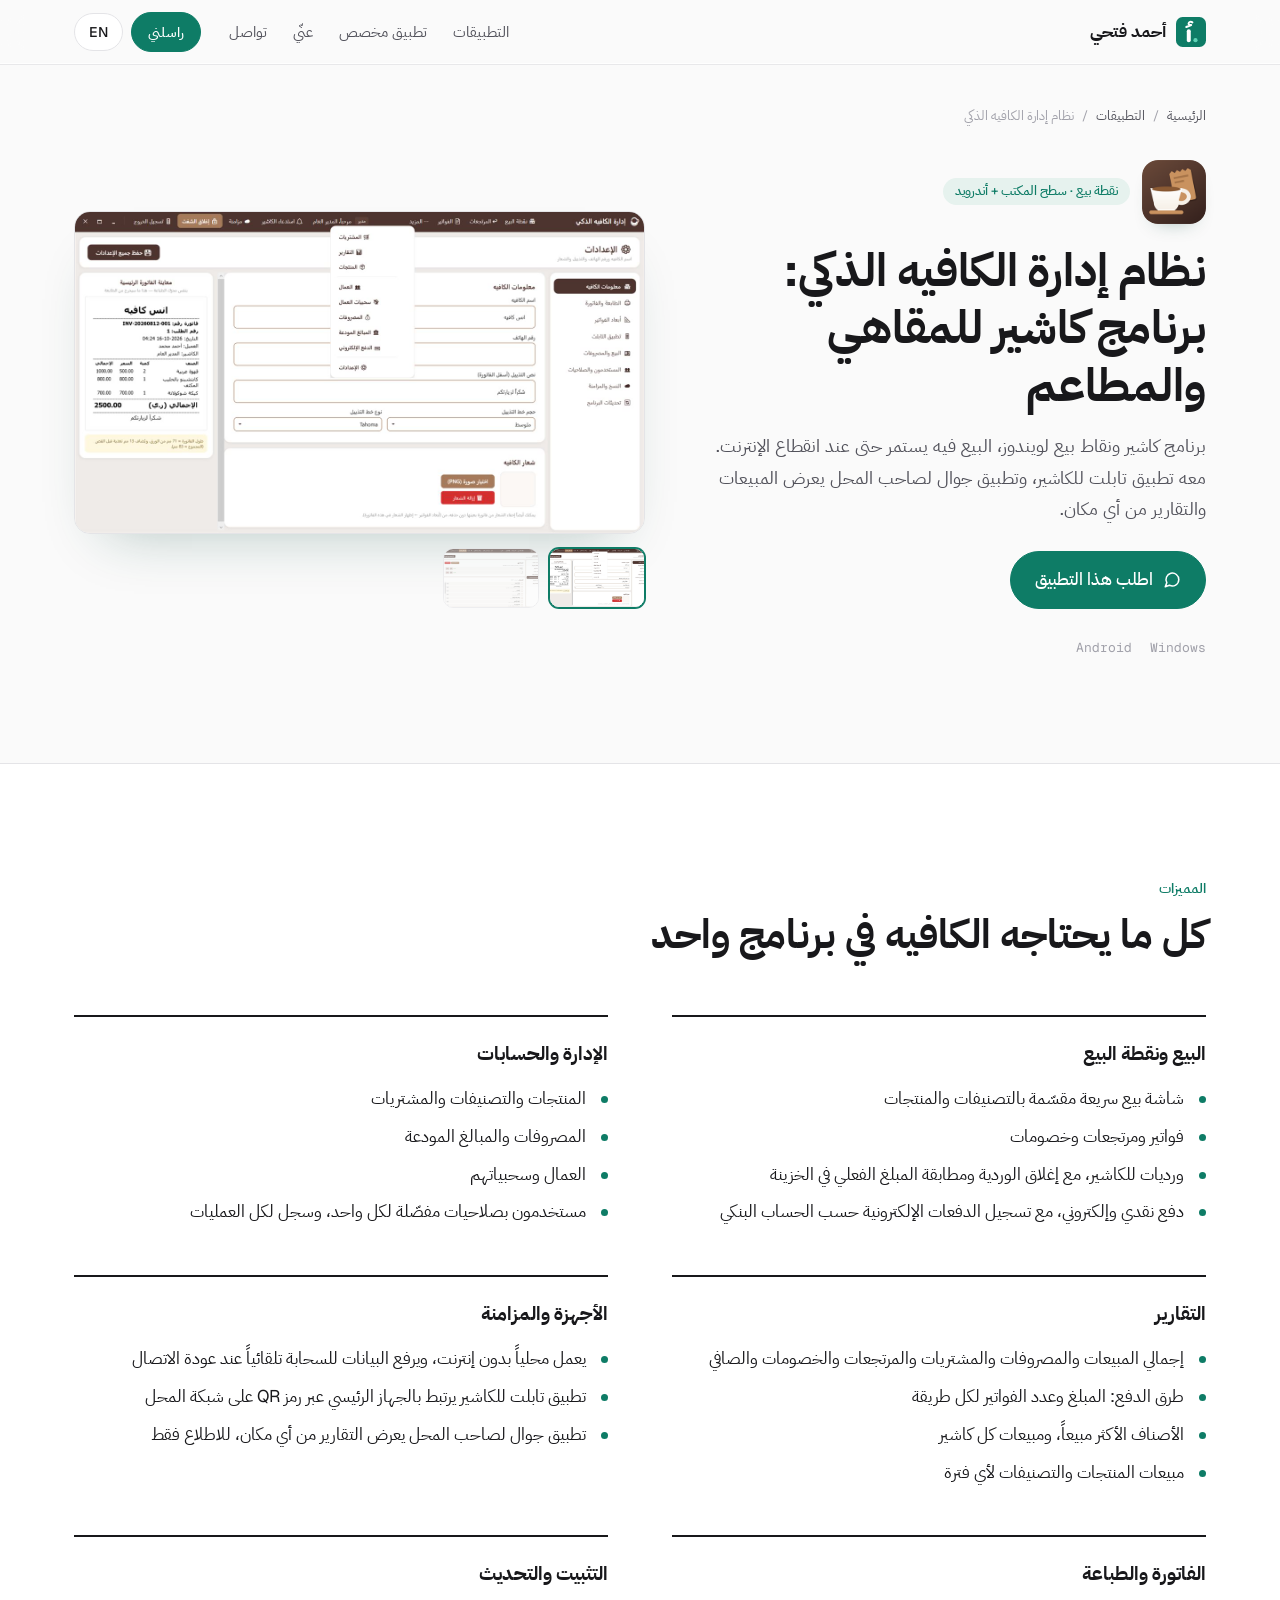
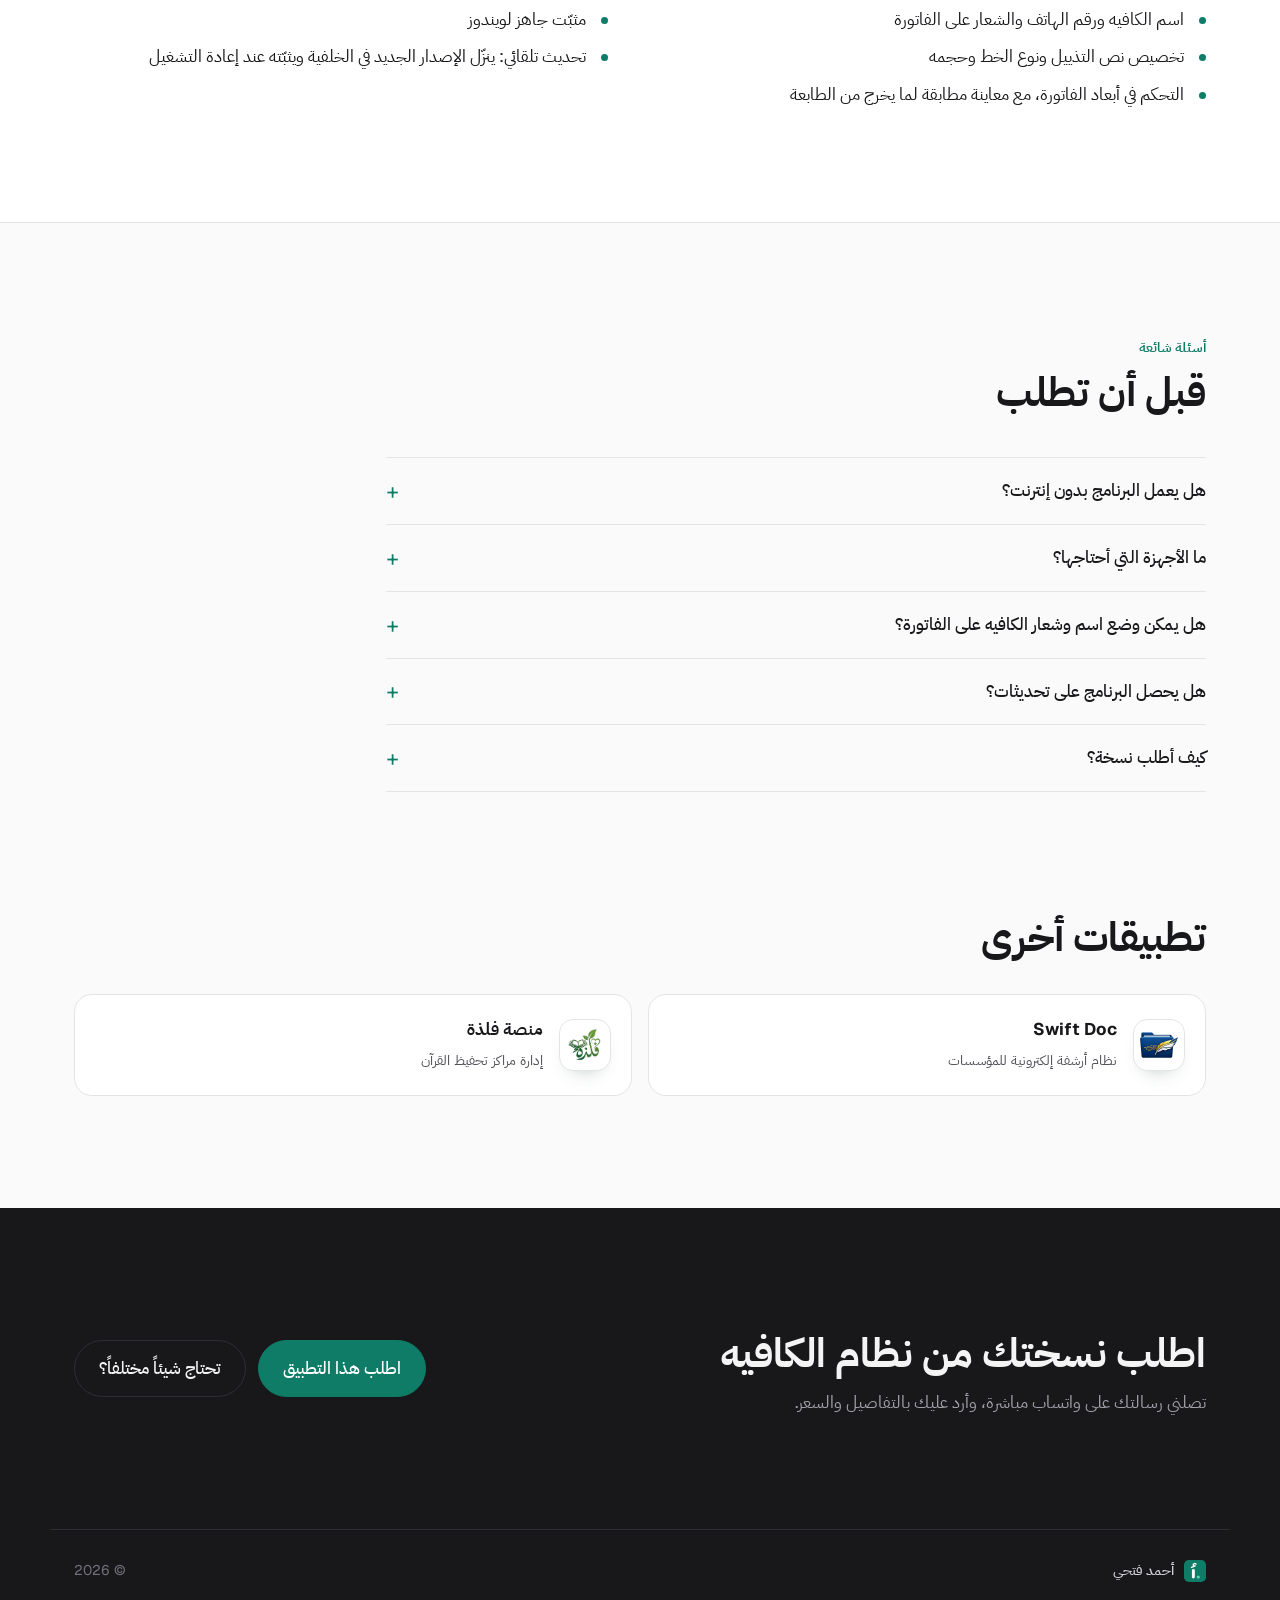
<file: cafe-pos/index.html>
<!doctype html>
<html lang="ar" dir="rtl" data-title-ar="نظام إدارة الكافيه الذكي | برنامج كاشير للمقاهي والمطاعم يعمل بدون إنترنت" data-title-en="Smart Café POS | Offline-first point of sale for cafés and restaurants">
<head>
<meta charset="utf-8">
<meta name="viewport" content="width=device-width, initial-scale=1">
<title>نظام إدارة الكافيه الذكي | برنامج كاشير للمقاهي والمطاعم يعمل بدون إنترنت</title>
<meta name="description" content="برنامج كاشير ونقاط بيع لويندوز للمقاهي والمطاعم: فواتير ومرتجعات وورديات ومصروفات وتقارير، يعمل بدون إنترنت، مع تطبيق تابلت للكاشير وتطبيق جوال للتقارير. اطلب نسختك على واتساب.">
<link rel="canonical" href="https://ahmed-fatehi.pages.dev/cafe-pos/">
<link rel="icon" href="../favicon.svg" type="image/svg+xml">
<meta name="theme-color" content="#0e7c66">
<meta property="og:type" content="website">
<meta property="og:site_name" content="أحمد فتحي">
<meta property="og:locale" content="ar_AR">
<meta property="og:url" content="https://ahmed-fatehi.pages.dev/cafe-pos/">
<meta property="og:title" content="نظام إدارة الكافيه الذكي | برنامج كاشير يعمل بدون إنترنت">
<meta property="og:description" content="برنامج كاشير ونقاط بيع للمقاهي والمطاعم، مع تطبيق تابلت للكاشير وتطبيق جوال للتقارير.">
<meta property="og:image" content="https://ahmed-fatehi.pages.dev/images/cafepos.jpg">
<meta name="twitter:card" content="summary_large_image">
<script type="application/ld+json">
{
  "@context": "https://schema.org",
  "@graph": [
    {
      "@type": "SoftwareApplication",
      "name": "نظام إدارة الكافيه الذكي",
      "alternateName": "Smart Café POS",
      "applicationCategory": "BusinessApplication",
      "operatingSystem": "Windows, Android",
      "url": "https://ahmed-fatehi.pages.dev/cafe-pos/",
      "image": "https://ahmed-fatehi.pages.dev/images/cafepos.jpg",
      "description": "برنامج كاشير ونقاط بيع للمقاهي والمطاعم يعمل بدون إنترنت، مع تطبيق تابلت للكاشير وتطبيق جوال للتقارير.",
      "author": { "@type": "Person", "name": "أحمد فتحي", "url": "https://ahmed-fatehi.pages.dev/" }
    },
    {
      "@type": "BreadcrumbList",
      "itemListElement": [
        { "@type": "ListItem", "position": 1, "name": "الرئيسية", "item": "https://ahmed-fatehi.pages.dev/" },
        { "@type": "ListItem", "position": 2, "name": "نظام إدارة الكافيه الذكي", "item": "https://ahmed-fatehi.pages.dev/cafe-pos/" }
      ]
    }
  ]
}
</script>
<link rel="preconnect" href="https://fonts.googleapis.com">
<link rel="preconnect" href="https://fonts.gstatic.com" crossorigin>
<link href="https://fonts.googleapis.com/css2?family=Geist:wght@400;500;600;700&family=Geist+Mono:wght@400;500&family=IBM+Plex+Sans+Arabic:wght@400;500;600;700&display=swap" rel="stylesheet">
<link rel="stylesheet" href="../styles.css">
</head>
<body>

<header>
  <div class="wrap nav">
    <a class="brand" href="../"><img src="../favicon.svg" alt=""><span class="ar">أحمد فتحي</span><span class="en">Ahmed Fathi</span></a>
    <nav class="nav-links">
      <a href="../#work"><span class="ar">التطبيقات</span><span class="en">Apps</span></a>
      <a href="../#custom"><span class="ar">تطبيق مخصص</span><span class="en">Custom app</span></a>
      <a href="../#about"><span class="ar">عنّي</span><span class="en">About</span></a>
      <a href="../#contact"><span class="ar">تواصل</span><span class="en">Contact</span></a>
    </nav>
    <div class="nav-tools">
      <a class="btn btn-primary nav-cta" href="https://wa.me/967775738156" target="_blank" rel="noopener"><span class="ar">راسلني</span><span class="en">Message me</span></a>
      <button class="lang" id="lang" type="button" aria-label="Switch language">EN</button>
    </div>
  </div>
</header>

<main>
  <section class="app-hero">
    <div class="wrap">
      <nav class="crumbs" aria-label="breadcrumb">
        <a href="../"><span class="ar">الرئيسية</span><span class="en">Home</span></a><span>/</span>
        <a href="../#work"><span class="ar">التطبيقات</span><span class="en">Apps</span></a><span>/</span>
        <span><span class="ar">نظام إدارة الكافيه الذكي</span><span class="en">Smart Café POS</span></span>
      </nav>
      <div class="app-hero-grid">
        <div class="reveal">
          <div class="meta"><img class="app-icon bleed" src="../images/cafepos-icon.png" width="160" height="160" alt=""><span class="tag"><span class="ar">نقطة بيع · سطح المكتب + أندرويد</span><span class="en">Point of sale · Desktop + Android</span></span></div>
          <h1>
            <span class="ar">نظام إدارة الكافيه الذكي: برنامج كاشير للمقاهي والمطاعم</span>
            <span class="en">Smart Café POS: point of sale for cafés and restaurants</span>
          </h1>
          <p class="lead">
            <span class="ar">برنامج كاشير ونقاط بيع لويندوز، البيع فيه يستمر حتى عند انقطاع الإنترنت. معه تطبيق تابلت للكاشير، وتطبيق جوال لصاحب المحل يعرض المبيعات والتقارير من أي مكان.</span>
            <span class="en">A Windows point-of-sale system that keeps selling even when the internet drops. It comes with a tablet app for cashiers and a mobile app that shows the owner sales and reports from anywhere.</span>
          </p>
          <div class="buy">
            <a class="btn btn-primary order" data-app-ar="نظام إدارة الكافيه الذكي" data-app-en="Smart Café POS" href="https://wa.me/967775738156" target="_blank" rel="noopener">
              <svg width="18" height="18" viewBox="0 0 24 24" fill="none" stroke="currentColor" stroke-width="2" stroke-linecap="round" stroke-linejoin="round" aria-hidden="true"><path d="M21 11.5a8.4 8.4 0 0 1-12.4 7.4L3 21l2.1-5.5A8.5 8.5 0 1 1 21 11.5z"/></svg>
              <span class="ar">اطلب هذا التطبيق</span><span class="en">Order this app</span>
            </a>
          </div>
          <div class="platforms mono"><span>Windows</span><span>Android</span></div>
        </div>
        <div class="media gallery reveal" style="--i:1">
          <div class="shot"><img class="gallery-main" src="../images/cafepos.jpg" width="1280" height="720" alt="إعدادات الكافيه ومعاينة الفاتورة"></div>
          <div class="thumbs">
            <button class="thumb active" type="button" data-src="../images/cafepos.jpg" data-alt="إعدادات الكافيه ومعاينة الفاتورة"><img src="../images/cafepos.jpg" alt=""></button>
            <button class="thumb" type="button" data-src="../images/cafepos-2.jpg" data-alt="المستخدمون والصلاحيات في نظام الكافيه"><img src="../images/cafepos-2.jpg" alt=""></button>
          </div>
        </div>
      </div>
    </div>
  </section>

  <section id="features" style="background: var(--surface); border-block: 1px solid var(--line)">
    <div class="wrap">
      <div class="reveal">
        <div class="eyebrow"><span class="ar">المميزات</span><span class="en">Features</span></div>
        <h2><span class="ar">كل ما يحتاجه الكافيه في برنامج واحد</span><span class="en">Everything a café needs in one system</span></h2>
      </div>
      <div class="feature-groups">
        <div class="feature-group reveal">
          <h3><span class="ar">البيع ونقطة البيع</span><span class="en">Sales & checkout</span></h3>
          <ul class="features">
            <li><span class="ar">شاشة بيع سريعة مقسّمة بالتصنيفات والمنتجات</span><span class="en">Fast sales screen organized by category and product</span></li>
            <li><span class="ar">فواتير ومرتجعات وخصومات</span><span class="en">Invoices, returns and discounts</span></li>
            <li><span class="ar">ورديات للكاشير، مع إغلاق الوردية ومطابقة المبلغ الفعلي في الخزينة</span><span class="en">Cashier shifts with close-out and cash-drawer reconciliation</span></li>
            <li><span class="ar">دفع نقدي وإلكتروني، مع تسجيل الدفعات الإلكترونية حسب الحساب البنكي</span><span class="en">Cash and electronic payments, recorded per bank account</span></li>
          </ul>
        </div>
        <div class="feature-group reveal" style="--i:1">
          <h3><span class="ar">الإدارة والحسابات</span><span class="en">Management & accounts</span></h3>
          <ul class="features">
            <li><span class="ar">المنتجات والتصنيفات والمشتريات</span><span class="en">Products, categories and purchases</span></li>
            <li><span class="ar">المصروفات والمبالغ المودعة</span><span class="en">Expenses and deposits</span></li>
            <li><span class="ar">العمال وسحبياتهم</span><span class="en">Staff and staff withdrawals</span></li>
            <li><span class="ar">مستخدمون بصلاحيات مفصّلة لكل واحد، وسجل لكل العمليات</span><span class="en">Users with detailed per-user permissions, plus an audit log</span></li>
          </ul>
        </div>
        <div class="feature-group reveal">
          <h3><span class="ar">التقارير</span><span class="en">Reports</span></h3>
          <ul class="features">
            <li><span class="ar">إجمالي المبيعات والمصروفات والمشتريات والمرتجعات والخصومات والصافي</span><span class="en">Totals for sales, expenses, purchases, returns, discounts and net</span></li>
            <li><span class="ar">طرق الدفع: المبلغ وعدد الفواتير لكل طريقة</span><span class="en">Payment methods: amount and invoice count for each</span></li>
            <li><span class="ar">الأصناف الأكثر مبيعاً، ومبيعات كل كاشير</span><span class="en">Best-selling items and sales per cashier</span></li>
            <li><span class="ar">مبيعات المنتجات والتصنيفات لأي فترة</span><span class="en">Product and category sales for any period</span></li>
          </ul>
        </div>
        <div class="feature-group reveal" style="--i:1">
          <h3><span class="ar">الأجهزة والمزامنة</span><span class="en">Devices & sync</span></h3>
          <ul class="features">
            <li><span class="ar">يعمل محلياً بدون إنترنت، ويرفع البيانات للسحابة تلقائياً عند عودة الاتصال</span><span class="en">Runs locally offline and syncs to the cloud automatically when the connection returns</span></li>
            <li><span class="ar">تطبيق تابلت للكاشير يرتبط بالجهاز الرئيسي عبر رمز QR على شبكة المحل</span><span class="en">Tablet cashier app that pairs with the main PC via QR code on the shop network</span></li>
            <li><span class="ar">تطبيق جوال لصاحب المحل يعرض التقارير من أي مكان، للاطلاع فقط</span><span class="en">Read-only owner app that shows reports from anywhere</span></li>
          </ul>
        </div>
        <div class="feature-group reveal">
          <h3><span class="ar">الفاتورة والطباعة</span><span class="en">Receipts & printing</span></h3>
          <ul class="features">
            <li><span class="ar">اسم الكافيه ورقم الهاتف والشعار على الفاتورة</span><span class="en">Café name, phone number and logo on every receipt</span></li>
            <li><span class="ar">تخصيص نص التذييل ونوع الخط وحجمه</span><span class="en">Custom footer text, font and size</span></li>
            <li><span class="ar">التحكم في أبعاد الفاتورة، مع معاينة مطابقة لما يخرج من الطابعة</span><span class="en">Receipt dimensions with a preview that matches the printout</span></li>
          </ul>
        </div>
        <div class="feature-group reveal" style="--i:1">
          <h3><span class="ar">التثبيت والتحديث</span><span class="en">Install & updates</span></h3>
          <ul class="features">
            <li><span class="ar">مثبّت جاهز لويندوز</span><span class="en">Ready-made Windows installer</span></li>
            <li><span class="ar">تحديث تلقائي: ينزّل الإصدار الجديد في الخلفية ويثبّته عند إعادة التشغيل</span><span class="en">Automatic updates downloaded in the background and installed on restart</span></li>
          </ul>
        </div>
      </div>
    </div>
  </section>

  <section id="faq">
    <div class="wrap">
      <div class="reveal">
        <div class="eyebrow"><span class="ar">أسئلة شائعة</span><span class="en">FAQ</span></div>
        <h2><span class="ar">قبل أن تطلب</span><span class="en">Before you order</span></h2>
      </div>
      <div class="faq reveal">
        <details>
          <summary><span class="ar">هل يعمل البرنامج بدون إنترنت؟</span><span class="en">Does it work without internet?</span></summary>
          <p><span class="ar">نعم. البيع يعمل محلياً دائماً، وانقطاع الإنترنت لا يعطّل شيئاً. التغييرات تُحفظ وتُرفع للسحابة تلقائياً عند عودة الاتصال.</span><span class="en">Yes. Sales always run locally, so an outage stops nothing. Changes are kept and synced to the cloud automatically once the connection is back.</span></p>
        </details>
        <details>
          <summary><span class="ar">ما الأجهزة التي أحتاجها؟</span><span class="en">What hardware do I need?</span></summary>
          <p><span class="ar">جهاز كمبيوتر بنظام ويندوز للبرنامج الرئيسي. تطبيق التابلت للكاشير وتطبيق التقارير على الجوال اختياريان، ويعملان على أندرويد.</span><span class="en">A Windows PC for the main program. The cashier tablet app and the owner's reports app are optional and run on Android.</span></p>
        </details>
        <details>
          <summary><span class="ar">هل يمكن وضع اسم وشعار الكافيه على الفاتورة؟</span><span class="en">Can my café's name and logo appear on receipts?</span></summary>
          <p><span class="ar">نعم، من الإعدادات: الاسم ورقم الهاتف والشعار ونص التذييل، ونوع الخط وحجمه.</span><span class="en">Yes, from the settings: name, phone number, logo, footer text, font and size.</span></p>
        </details>
        <details>
          <summary><span class="ar">هل يحصل البرنامج على تحديثات؟</span><span class="en">Does it get updates?</span></summary>
          <p><span class="ar">نعم. يتحقق من وجود إصدار جديد، وينزّله في الخلفية، ثم يثبّته حين تعيد تشغيله.</span><span class="en">Yes. It checks for new versions, downloads them in the background and installs them when you restart.</span></p>
        </details>
        <details>
          <summary><span class="ar">كيف أطلب نسخة؟</span><span class="en">How do I order a copy?</span></summary>
          <p><span class="ar">اضغط «اطلب هذا التطبيق»، فتُفتح محادثة واتساب برسالة جاهزة، وأرد عليك بالتفاصيل والسعر.</span><span class="en">Tap "Order this app" to open WhatsApp with a ready message, and I'll reply with details and pricing.</span></p>
        </details>
      </div>
    </div>
  </section>

  <section id="more" style="padding-top: 0">
    <div class="wrap">
      <h2 class="reveal"><span class="ar">تطبيقات أخرى</span><span class="en">Other apps</span></h2>
      <div class="more-apps">
        <a class="more-app reveal" href="../swift-doc/"><img class="app-icon" src="../images/swiftdoc-icon.png" width="160" height="160" alt=""><span><strong>Swift Doc</strong><small><span class="ar">نظام أرشفة إلكترونية للمؤسسات</span><span class="en">Electronic document archiving</span></small></span></a>
        <a class="more-app reveal" style="--i:1" href="../quran-centers/"><img class="app-icon" src="../images/quran.jpg" width="420" height="420" alt=""><span><strong><span class="ar">منصة فلذة</span><span class="en">Felthah</span></strong><small><span class="ar">إدارة مراكز تحفيظ القرآن</span><span class="en">Quran memorization centers</span></small></span></a>
      </div>
    </div>
  </section>

  <section class="cta-band">
    <div class="wrap">
      <div>
        <h2><span class="ar">اطلب نسختك من نظام الكافيه</span><span class="en">Order your copy of Smart Café POS</span></h2>
        <p class="lead"><span class="ar">تصلني رسالتك على واتساب مباشرة، وأرد عليك بالتفاصيل والسعر.</span><span class="en">Your message reaches me on WhatsApp right away, and I'll reply with details and pricing.</span></p>
      </div>
      <div class="actions">
        <a class="btn btn-primary order" data-app-ar="نظام إدارة الكافيه الذكي" data-app-en="Smart Café POS" href="https://wa.me/967775738156" target="_blank" rel="noopener"><span class="ar">اطلب هذا التطبيق</span><span class="en">Order this app</span></a>
        <a class="btn" href="../#custom"><span class="ar">تحتاج شيئاً مختلفاً؟</span><span class="en">Need something different?</span></a>
      </div>
    </div>
  </section>
</main>

<footer>
  <div class="wrap">
    <a class="brand" href="../"><img src="../favicon.svg" alt=""><span class="ar">أحمد فتحي</span><span class="en">Ahmed Fathi</span></a>
    <span>© <span id="year">2026</span></span>
  </div>
</footer>

<script src="../main.js"></script>
</body>
</html>
</file>
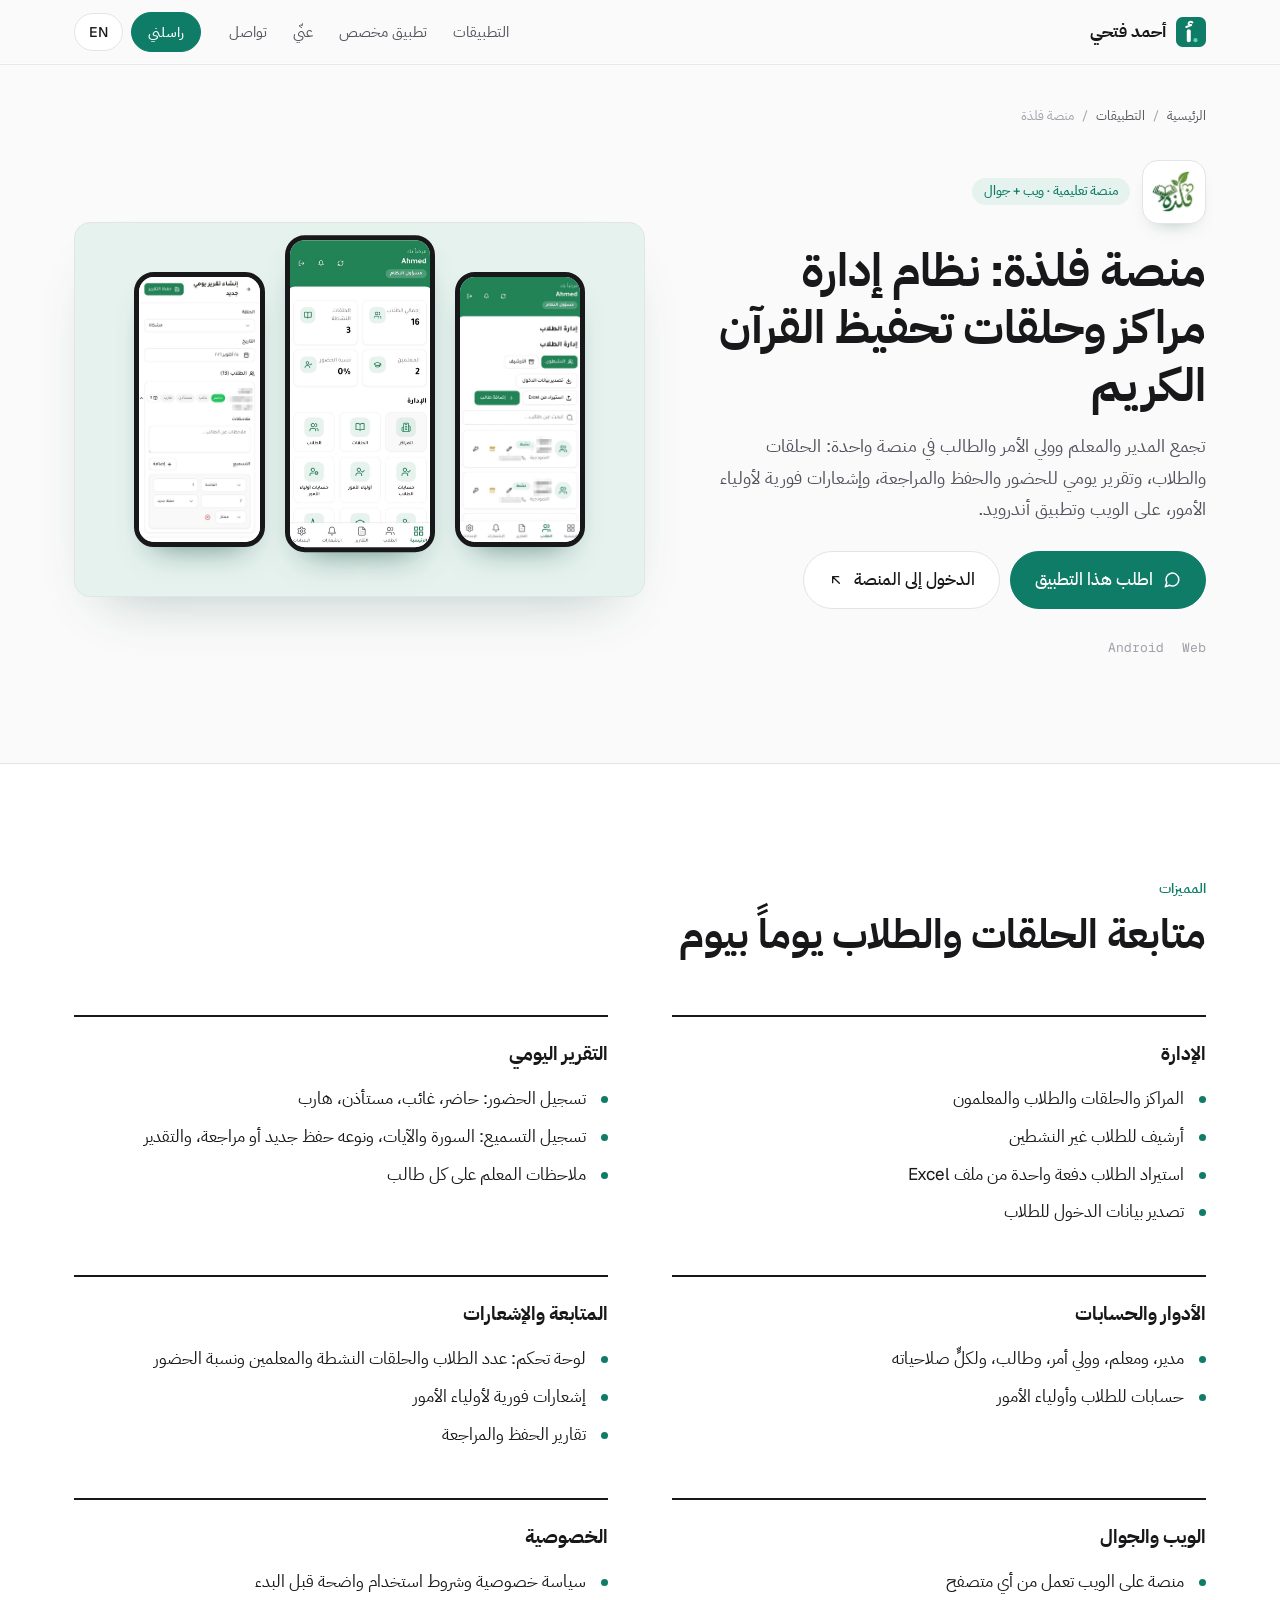
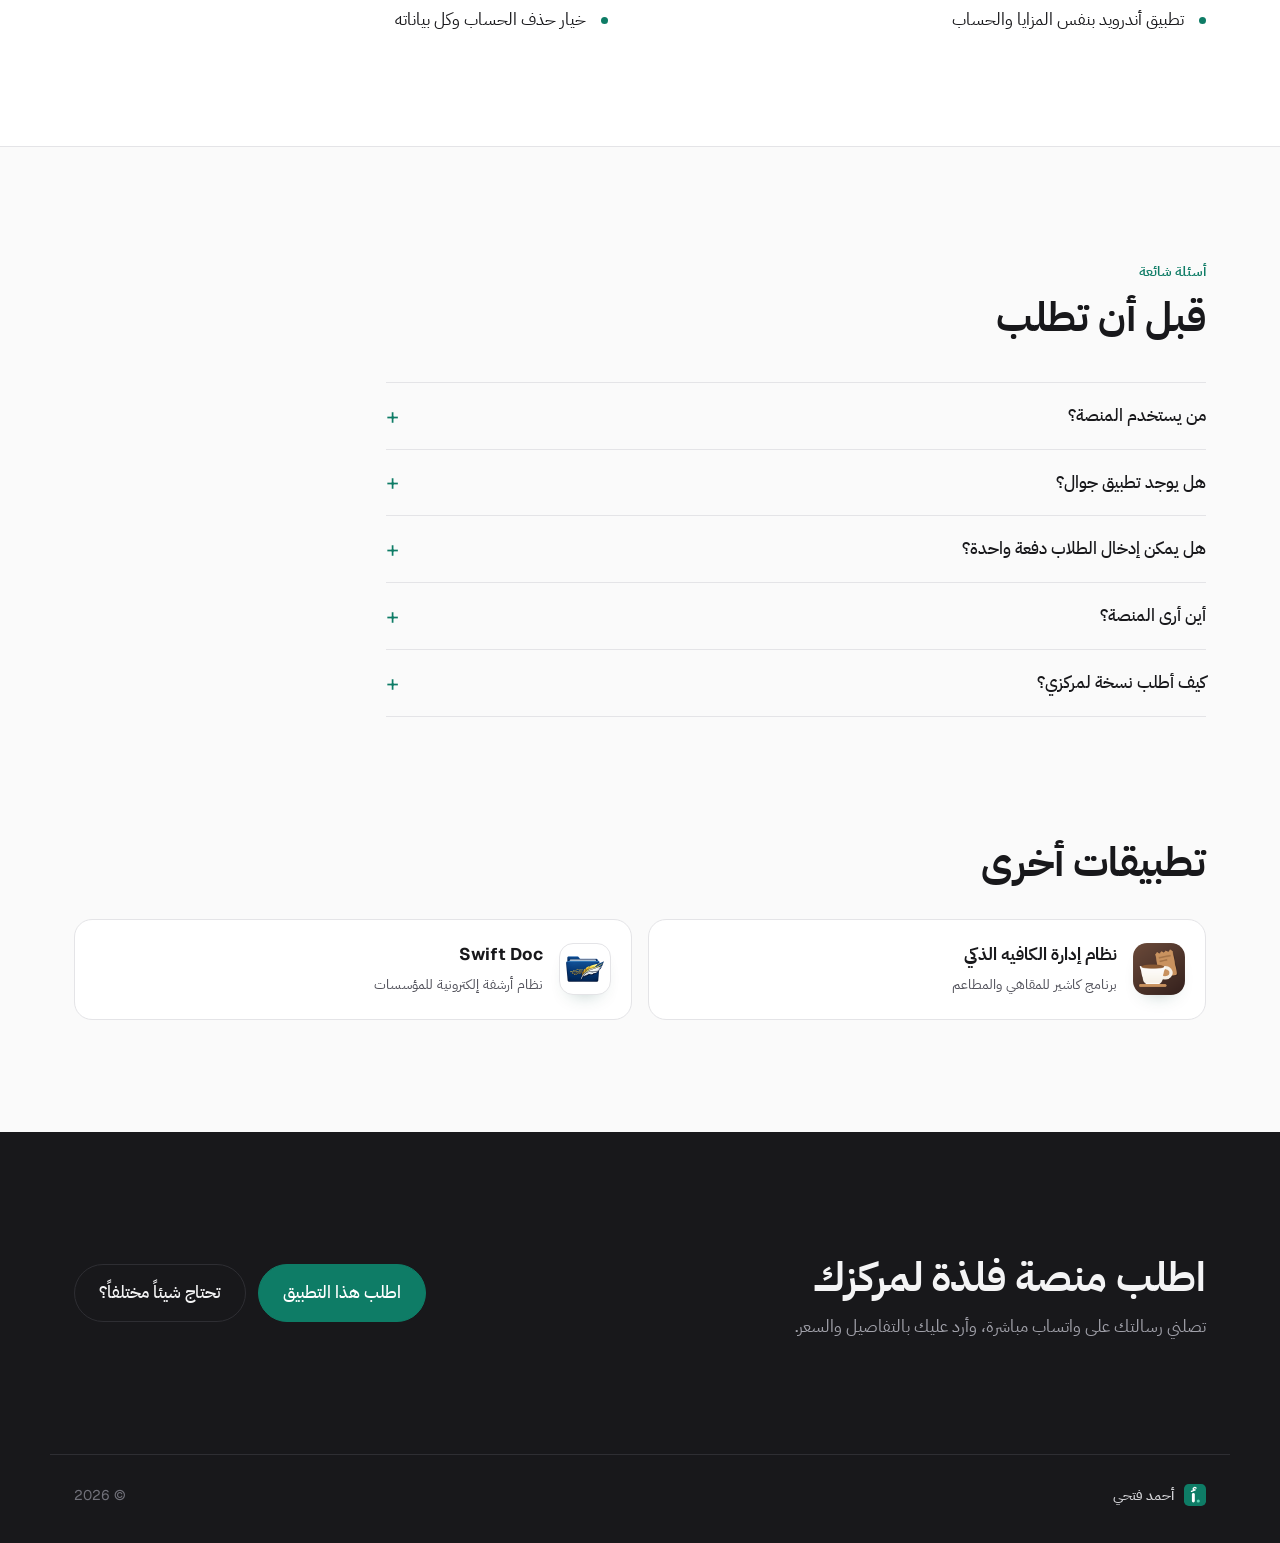
<file: quran-centers/index.html>
<!doctype html>
<html lang="ar" dir="rtl" data-title-ar="منصة فلذة | نظام إدارة مراكز وحلقات تحفيظ القرآن الكريم" data-title-en="Felthah | Quran memorization center management">
<head>
<meta charset="utf-8">
<meta name="viewport" content="width=device-width, initial-scale=1">
<title>منصة فلذة | نظام إدارة مراكز وحلقات تحفيظ القرآن الكريم</title>
<meta name="description" content="منصة فلذة لإدارة مراكز تحفيظ القرآن: الحلقات والطلاب والمعلمين، تقارير يومية للحضور والحفظ والمراجعة، إشعارات لأولياء الأمور، على الويب وتطبيق أندرويد. اطلب نسختك على واتساب.">
<link rel="canonical" href="https://ahmed-fatehi.pages.dev/quran-centers/">
<link rel="icon" href="../favicon.svg" type="image/svg+xml">
<meta name="theme-color" content="#0e7c66">
<meta property="og:type" content="website">
<meta property="og:site_name" content="أحمد فتحي">
<meta property="og:locale" content="ar_AR">
<meta property="og:url" content="https://ahmed-fatehi.pages.dev/quran-centers/">
<meta property="og:title" content="منصة فلذة | إدارة مراكز تحفيظ القرآن">
<meta property="og:description" content="الحلقات والطلاب والمعلمين، تقارير يومية للحفظ والمراجعة، وإشعارات لأولياء الأمور.">
<meta property="og:image" content="https://ahmed-fatehi.pages.dev/images/quran.jpg">
<meta name="twitter:card" content="summary">
<script type="application/ld+json">
{
  "@context": "https://schema.org",
  "@graph": [
    {
      "@type": "SoftwareApplication",
      "name": "منصة فلذة",
      "alternateName": ["Felthah", "مراكز تحفيظ القرآن"],
      "applicationCategory": "EducationalApplication",
      "operatingSystem": "Web, Android",
      "url": "https://ahmed-fatehi.pages.dev/quran-centers/",
      "image": "https://ahmed-fatehi.pages.dev/images/quran.jpg",
      "description": "منصة لإدارة مراكز تحفيظ القرآن الكريم: الحلقات والطلاب والمعلمين، تقارير يومية للحفظ والمراجعة، وإشعارات لأولياء الأمور.",
      "author": { "@type": "Person", "name": "أحمد فتحي", "url": "https://ahmed-fatehi.pages.dev/" }
    },
    {
      "@type": "BreadcrumbList",
      "itemListElement": [
        { "@type": "ListItem", "position": 1, "name": "الرئيسية", "item": "https://ahmed-fatehi.pages.dev/" },
        { "@type": "ListItem", "position": 2, "name": "منصة فلذة", "item": "https://ahmed-fatehi.pages.dev/quran-centers/" }
      ]
    }
  ]
}
</script>
<link rel="preconnect" href="https://fonts.googleapis.com">
<link rel="preconnect" href="https://fonts.gstatic.com" crossorigin>
<link href="https://fonts.googleapis.com/css2?family=Geist:wght@400;500;600;700&family=Geist+Mono:wght@400;500&family=IBM+Plex+Sans+Arabic:wght@400;500;600;700&display=swap" rel="stylesheet">
<link rel="stylesheet" href="../styles.css">
</head>
<body>

<header>
  <div class="wrap nav">
    <a class="brand" href="../"><img src="../favicon.svg" alt=""><span class="ar">أحمد فتحي</span><span class="en">Ahmed Fathi</span></a>
    <nav class="nav-links">
      <a href="../#work"><span class="ar">التطبيقات</span><span class="en">Apps</span></a>
      <a href="../#custom"><span class="ar">تطبيق مخصص</span><span class="en">Custom app</span></a>
      <a href="../#about"><span class="ar">عنّي</span><span class="en">About</span></a>
      <a href="../#contact"><span class="ar">تواصل</span><span class="en">Contact</span></a>
    </nav>
    <div class="nav-tools">
      <a class="btn btn-primary nav-cta" href="https://wa.me/967775738156" target="_blank" rel="noopener"><span class="ar">راسلني</span><span class="en">Message me</span></a>
      <button class="lang" id="lang" type="button" aria-label="Switch language">EN</button>
    </div>
  </div>
</header>

<main>
  <section class="app-hero">
    <div class="wrap">
      <nav class="crumbs" aria-label="breadcrumb">
        <a href="../"><span class="ar">الرئيسية</span><span class="en">Home</span></a><span>/</span>
        <a href="../#work"><span class="ar">التطبيقات</span><span class="en">Apps</span></a><span>/</span>
        <span><span class="ar">منصة فلذة</span><span class="en">Felthah</span></span>
      </nav>
      <div class="app-hero-grid">
        <div class="reveal">
          <div class="meta"><img class="app-icon" src="../images/quran.jpg" width="420" height="420" alt=""><span class="tag"><span class="ar">منصة تعليمية · ويب + جوال</span><span class="en">Education platform · Web + Mobile</span></span></div>
          <h1>
            <span class="ar">منصة فلذة: نظام إدارة مراكز وحلقات تحفيظ القرآن الكريم</span>
            <span class="en">Felthah: management for Quran memorization centers and circles</span>
          </h1>
          <p class="lead">
            <span class="ar">تجمع المدير والمعلم وولي الأمر والطالب في منصة واحدة: الحلقات والطلاب، وتقرير يومي للحضور والحفظ والمراجعة، وإشعارات فورية لأولياء الأمور، على الويب وتطبيق أندرويد.</span>
            <span class="en">One platform for admins, teachers, parents and students: circles and students, a daily report for attendance, memorization and revision, and instant notifications for parents, on the web and an Android app.</span>
          </p>
          <div class="buy">
            <a class="btn btn-primary order" data-app-ar="مراكز تحفيظ القرآن (فلذة)" data-app-en="Felthah (Quran Centers)" href="https://wa.me/967775738156" target="_blank" rel="noopener">
              <svg width="18" height="18" viewBox="0 0 24 24" fill="none" stroke="currentColor" stroke-width="2" stroke-linecap="round" stroke-linejoin="round" aria-hidden="true"><path d="M21 11.5a8.4 8.4 0 0 1-12.4 7.4L3 21l2.1-5.5A8.5 8.5 0 1 1 21 11.5z"/></svg>
              <span class="ar">اطلب هذا التطبيق</span><span class="en">Order this app</span>
            </a>
            <a class="btn" href="https://felthah.netlify.app" target="_blank" rel="noopener">
              <span class="ar">الدخول إلى المنصة</span><span class="en">Open the platform</span>
              <svg width="16" height="16" viewBox="0 0 24 24" fill="none" stroke="currentColor" stroke-width="2" stroke-linecap="round" stroke-linejoin="round" aria-hidden="true"><path class="flip" d="M7 17 17 7M8 7h9v9"/></svg>
            </a>
          </div>
          <div class="platforms mono"><span>Web</span><span>Android</span></div>
        </div>
        <div class="media reveal" style="--i:1">
          <div class="shot phones">
            <img src="../images/quran-2.jpg" width="540" height="1130" alt="إدارة الطلاب في منصة فلذة">
            <img src="../images/quran-1.jpg" width="540" height="1134" alt="لوحة تحكم مسؤول النظام في منصة فلذة">
            <img src="../images/quran-3.jpg" width="540" height="1330" alt="إنشاء تقرير يومي للحلقة في منصة فلذة">
          </div>
        </div>
      </div>
    </div>
  </section>

  <section id="features" style="background: var(--surface); border-block: 1px solid var(--line)">
    <div class="wrap">
      <div class="reveal">
        <div class="eyebrow"><span class="ar">المميزات</span><span class="en">Features</span></div>
        <h2><span class="ar">متابعة الحلقات والطلاب يوماً بيوم</span><span class="en">Follow circles and students day by day</span></h2>
      </div>
      <div class="feature-groups">
        <div class="feature-group reveal">
          <h3><span class="ar">الإدارة</span><span class="en">Administration</span></h3>
          <ul class="features">
            <li><span class="ar">المراكز والحلقات والطلاب والمعلمون</span><span class="en">Centers, circles, students and teachers</span></li>
            <li><span class="ar">أرشيف للطلاب غير النشطين</span><span class="en">Archive for inactive students</span></li>
            <li><span class="ar">استيراد الطلاب دفعة واحدة من ملف Excel</span><span class="en">Bulk-import students from an Excel file</span></li>
            <li><span class="ar">تصدير بيانات الدخول للطلاب</span><span class="en">Export student login details</span></li>
          </ul>
        </div>
        <div class="feature-group reveal" style="--i:1">
          <h3><span class="ar">التقرير اليومي</span><span class="en">Daily report</span></h3>
          <ul class="features">
            <li><span class="ar">تسجيل الحضور: حاضر، غائب، مستأذن، هارب</span><span class="en">Attendance: present, absent, excused, truant</span></li>
            <li><span class="ar">تسجيل التسميع: السورة والآيات، ونوعه حفظ جديد أو مراجعة، والتقدير</span><span class="en">Recitation: surah and verses, new memorization or revision, and grade</span></li>
            <li><span class="ar">ملاحظات المعلم على كل طالب</span><span class="en">Teacher notes for each student</span></li>
          </ul>
        </div>
        <div class="feature-group reveal">
          <h3><span class="ar">الأدوار والحسابات</span><span class="en">Roles & accounts</span></h3>
          <ul class="features">
            <li><span class="ar">مدير، ومعلم، وولي أمر، وطالب، ولكلٍّ صلاحياته</span><span class="en">Admin, teacher, parent and student, each with their own permissions</span></li>
            <li><span class="ar">حسابات للطلاب وأولياء الأمور</span><span class="en">Accounts for students and parents</span></li>
          </ul>
        </div>
        <div class="feature-group reveal" style="--i:1">
          <h3><span class="ar">المتابعة والإشعارات</span><span class="en">Tracking & notifications</span></h3>
          <ul class="features">
            <li><span class="ar">لوحة تحكم: عدد الطلاب والحلقات النشطة والمعلمين ونسبة الحضور</span><span class="en">Dashboard: students, active circles, teachers and attendance rate</span></li>
            <li><span class="ar">إشعارات فورية لأولياء الأمور</span><span class="en">Instant notifications for parents</span></li>
            <li><span class="ar">تقارير الحفظ والمراجعة</span><span class="en">Memorization and revision reports</span></li>
          </ul>
        </div>
        <div class="feature-group reveal">
          <h3><span class="ar">الويب والجوال</span><span class="en">Web & mobile</span></h3>
          <ul class="features">
            <li><span class="ar">منصة على الويب تعمل من أي متصفح</span><span class="en">Web platform that runs in any browser</span></li>
            <li><span class="ar">تطبيق أندرويد بنفس المزايا والحساب</span><span class="en">Android app with the same features and account</span></li>
          </ul>
        </div>
        <div class="feature-group reveal" style="--i:1">
          <h3><span class="ar">الخصوصية</span><span class="en">Privacy</span></h3>
          <ul class="features">
            <li><span class="ar">سياسة خصوصية وشروط استخدام واضحة قبل البدء</span><span class="en">Clear privacy policy and terms before you start</span></li>
            <li><span class="ar">خيار حذف الحساب وكل بياناته</span><span class="en">Option to delete an account and all its data</span></li>
          </ul>
        </div>
      </div>
    </div>
  </section>

  <section id="faq">
    <div class="wrap">
      <div class="reveal">
        <div class="eyebrow"><span class="ar">أسئلة شائعة</span><span class="en">FAQ</span></div>
        <h2><span class="ar">قبل أن تطلب</span><span class="en">Before you order</span></h2>
      </div>
      <div class="faq reveal">
        <details>
          <summary><span class="ar">من يستخدم المنصة؟</span><span class="en">Who uses the platform?</span></summary>
          <p><span class="ar">مدير المركز، والمعلمون، وأولياء الأمور، والطلاب. كل واحد يدخل بحسابه ويرى ما يخصه فقط.</span><span class="en">Center admins, teachers, parents and students. Each signs in with their own account and sees only what concerns them.</span></p>
        </details>
        <details>
          <summary><span class="ar">هل يوجد تطبيق جوال؟</span><span class="en">Is there a mobile app?</span></summary>
          <p><span class="ar">نعم، تطبيق أندرويد بنفس مزايا المنصة ونفس الحساب.</span><span class="en">Yes, an Android app with the same features and the same account.</span></p>
        </details>
        <details>
          <summary><span class="ar">هل يمكن إدخال الطلاب دفعة واحدة؟</span><span class="en">Can I add students in bulk?</span></summary>
          <p><span class="ar">نعم، باستيراد ملف Excel، ثم تصدير بيانات دخولهم لتوزيعها عليهم.</span><span class="en">Yes, by importing an Excel file, then exporting their login details to hand out.</span></p>
        </details>
        <details>
          <summary><span class="ar">أين أرى المنصة؟</span><span class="en">Where can I see the platform?</span></summary>
          <p><span class="ar">على felthah.netlify.app، والدخول يكون بحساب يصدره مدير المركز.</span><span class="en">At felthah.netlify.app. Signing in needs an account issued by the center admin.</span></p>
        </details>
        <details>
          <summary><span class="ar">كيف أطلب نسخة لمركزي؟</span><span class="en">How do I order it for my center?</span></summary>
          <p><span class="ar">اضغط «اطلب هذا التطبيق»، فتُفتح محادثة واتساب برسالة جاهزة، وأرد عليك بالتفاصيل والسعر.</span><span class="en">Tap "Order this app" to open WhatsApp with a ready message, and I'll reply with details and pricing.</span></p>
        </details>
      </div>
    </div>
  </section>

  <section id="more" style="padding-top: 0">
    <div class="wrap">
      <h2 class="reveal"><span class="ar">تطبيقات أخرى</span><span class="en">Other apps</span></h2>
      <div class="more-apps">
        <a class="more-app reveal" href="../cafe-pos/"><img class="app-icon bleed" src="../images/cafepos-icon.png" width="160" height="160" alt=""><span><strong><span class="ar">نظام إدارة الكافيه الذكي</span><span class="en">Smart Café POS</span></strong><small><span class="ar">برنامج كاشير للمقاهي والمطاعم</span><span class="en">Point of sale for cafés and restaurants</span></small></span></a>
        <a class="more-app reveal" style="--i:1" href="../swift-doc/"><img class="app-icon" src="../images/swiftdoc-icon.png" width="160" height="160" alt=""><span><strong>Swift Doc</strong><small><span class="ar">نظام أرشفة إلكترونية للمؤسسات</span><span class="en">Electronic document archiving</span></small></span></a>
      </div>
    </div>
  </section>

  <section class="cta-band">
    <div class="wrap">
      <div>
        <h2><span class="ar">اطلب منصة فلذة لمركزك</span><span class="en">Order Felthah for your center</span></h2>
        <p class="lead"><span class="ar">تصلني رسالتك على واتساب مباشرة، وأرد عليك بالتفاصيل والسعر.</span><span class="en">Your message reaches me on WhatsApp right away, and I'll reply with details and pricing.</span></p>
      </div>
      <div class="actions">
        <a class="btn btn-primary order" data-app-ar="مراكز تحفيظ القرآن (فلذة)" data-app-en="Felthah (Quran Centers)" href="https://wa.me/967775738156" target="_blank" rel="noopener"><span class="ar">اطلب هذا التطبيق</span><span class="en">Order this app</span></a>
        <a class="btn" href="../#custom"><span class="ar">تحتاج شيئاً مختلفاً؟</span><span class="en">Need something different?</span></a>
      </div>
    </div>
  </section>
</main>

<footer>
  <div class="wrap">
    <a class="brand" href="../"><img src="../favicon.svg" alt=""><span class="ar">أحمد فتحي</span><span class="en">Ahmed Fathi</span></a>
    <span>© <span id="year">2026</span></span>
  </div>
</footer>

<script src="../main.js"></script>
</body>
</html>
</file>
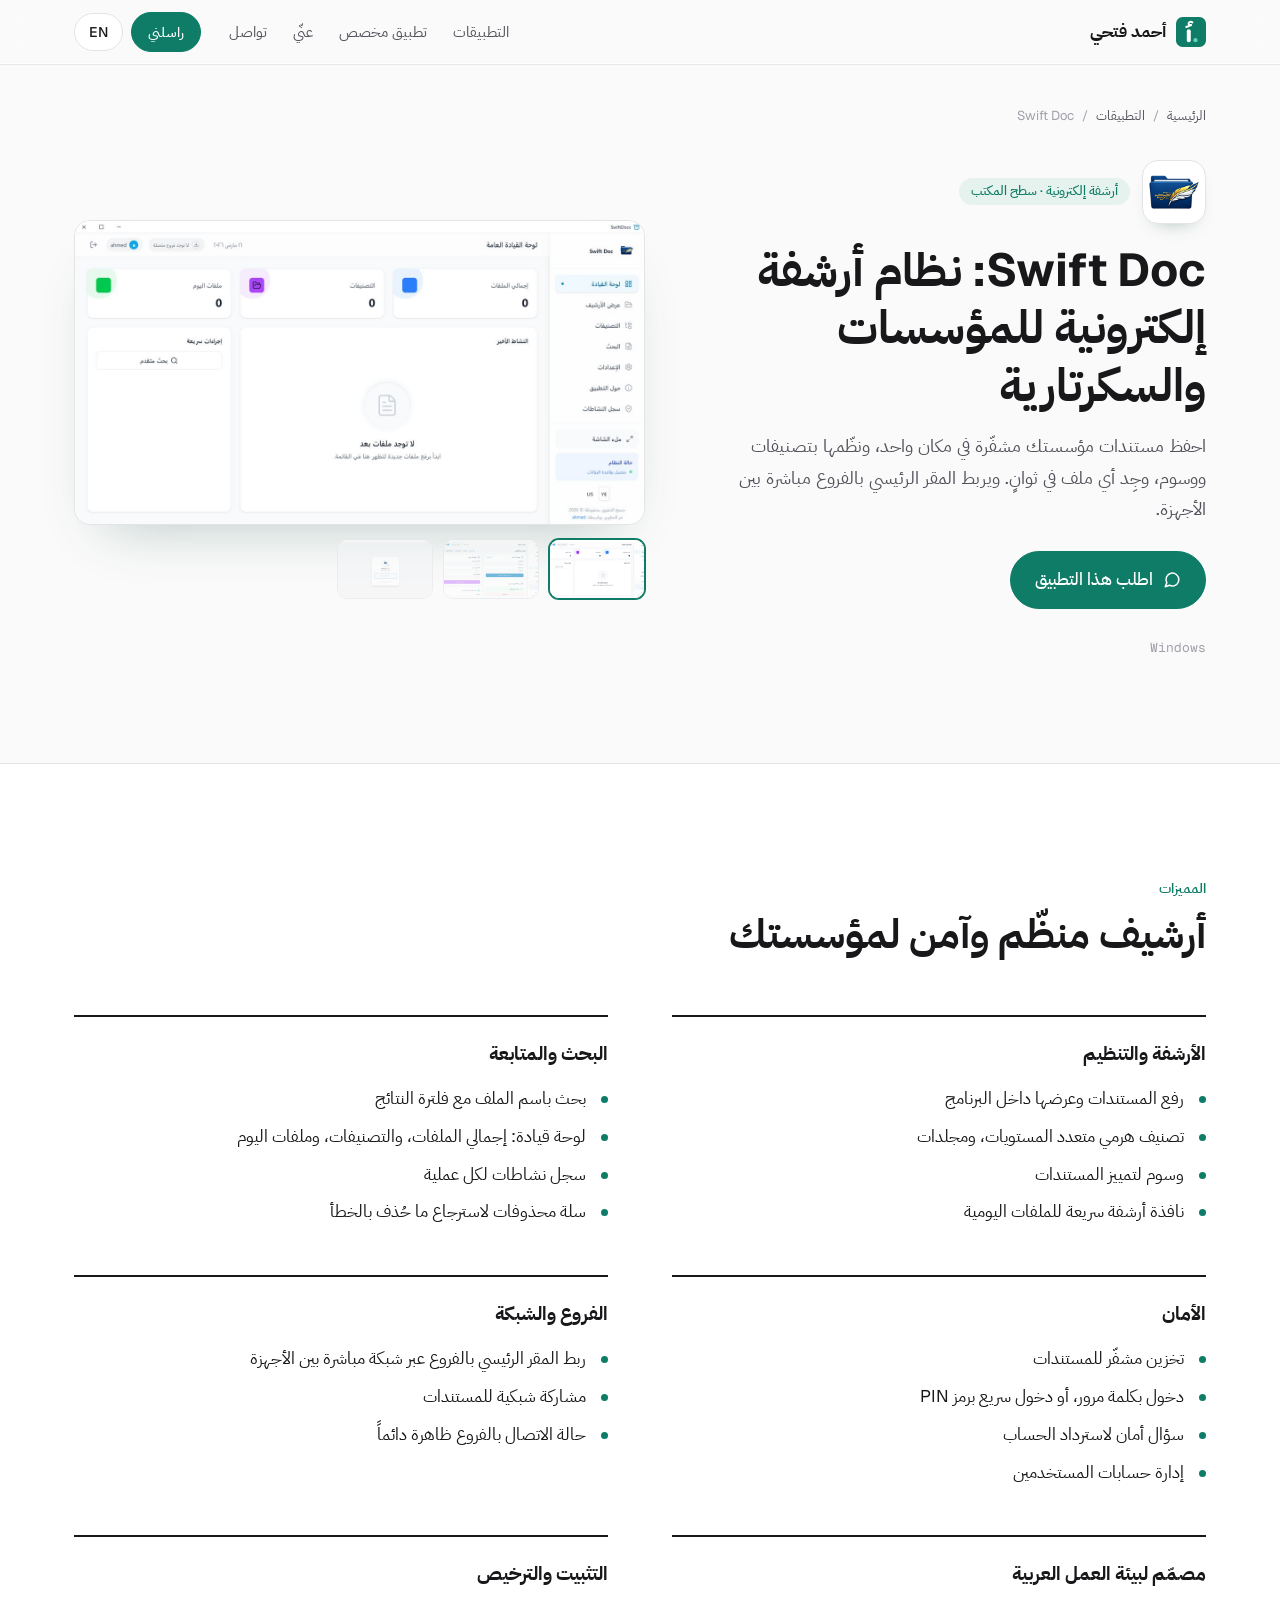
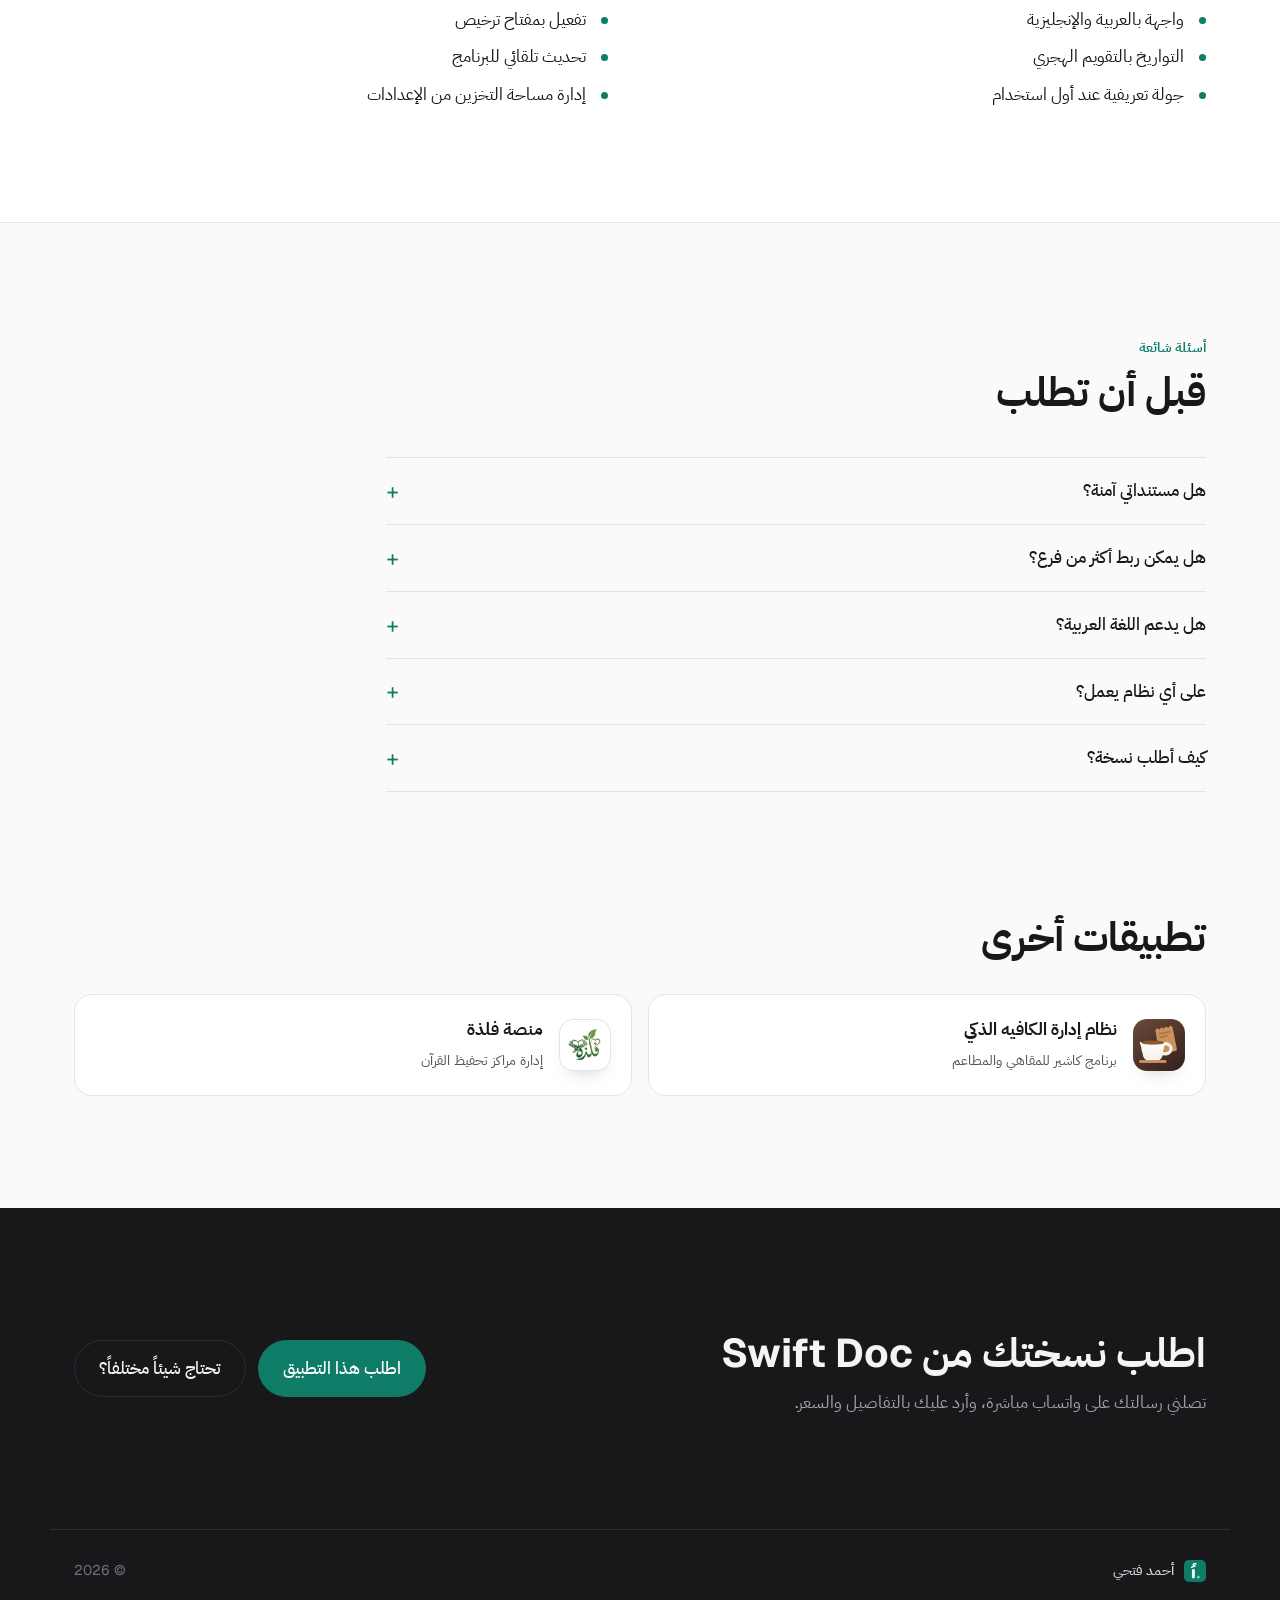
<file: swift-doc/index.html>
<!doctype html>
<html lang="ar" dir="rtl" data-title-ar="Swift Doc | نظام أرشفة إلكترونية للمؤسسات والسكرتارية" data-title-en="Swift Doc | Electronic document archiving for offices">
<head>
<meta charset="utf-8">
<meta name="viewport" content="width=device-width, initial-scale=1">
<title>Swift Doc | نظام أرشفة إلكترونية للمؤسسات والسكرتارية</title>
<meta name="description" content="Swift Doc نظام أرشفة إلكترونية لويندوز: تخزين مشفّر للمستندات، تصنيف هرمي ووسوم، بحث سريع، سجل نشاطات، دخول برمز PIN، وربط المقر الرئيسي بالفروع. اطلب نسختك على واتساب.">
<link rel="canonical" href="https://ahmed-fatehi.pages.dev/swift-doc/">
<link rel="icon" href="../favicon.svg" type="image/svg+xml">
<meta name="theme-color" content="#0e7c66">
<meta property="og:type" content="website">
<meta property="og:site_name" content="أحمد فتحي">
<meta property="og:locale" content="ar_AR">
<meta property="og:url" content="https://ahmed-fatehi.pages.dev/swift-doc/">
<meta property="og:title" content="Swift Doc | نظام أرشفة إلكترونية للمؤسسات">
<meta property="og:description" content="أرشفة مستندات مشفّرة، تصنيف هرمي، بحث سريع، وربط المقر الرئيسي بالفروع.">
<meta property="og:image" content="https://ahmed-fatehi.pages.dev/images/swiftdoc.jpg">
<meta name="twitter:card" content="summary_large_image">
<script type="application/ld+json">
{
  "@context": "https://schema.org",
  "@graph": [
    {
      "@type": "SoftwareApplication",
      "name": "Swift Doc",
      "alternateName": "نظام الأرشفة الإلكترونية Swift Doc",
      "applicationCategory": "BusinessApplication",
      "operatingSystem": "Windows",
      "url": "https://ahmed-fatehi.pages.dev/swift-doc/",
      "image": "https://ahmed-fatehi.pages.dev/images/swiftdoc.jpg",
      "description": "نظام أرشفة إلكترونية للمؤسسات والسكرتارية: تخزين مشفّر، تصنيف هرمي، بحث سريع، وربط المقر الرئيسي بالفروع.",
      "author": { "@type": "Person", "name": "أحمد فتحي", "url": "https://ahmed-fatehi.pages.dev/" }
    },
    {
      "@type": "BreadcrumbList",
      "itemListElement": [
        { "@type": "ListItem", "position": 1, "name": "الرئيسية", "item": "https://ahmed-fatehi.pages.dev/" },
        { "@type": "ListItem", "position": 2, "name": "Swift Doc", "item": "https://ahmed-fatehi.pages.dev/swift-doc/" }
      ]
    }
  ]
}
</script>
<link rel="preconnect" href="https://fonts.googleapis.com">
<link rel="preconnect" href="https://fonts.gstatic.com" crossorigin>
<link href="https://fonts.googleapis.com/css2?family=Geist:wght@400;500;600;700&family=Geist+Mono:wght@400;500&family=IBM+Plex+Sans+Arabic:wght@400;500;600;700&display=swap" rel="stylesheet">
<link rel="stylesheet" href="../styles.css">
</head>
<body>

<header>
  <div class="wrap nav">
    <a class="brand" href="../"><img src="../favicon.svg" alt=""><span class="ar">أحمد فتحي</span><span class="en">Ahmed Fathi</span></a>
    <nav class="nav-links">
      <a href="../#work"><span class="ar">التطبيقات</span><span class="en">Apps</span></a>
      <a href="../#custom"><span class="ar">تطبيق مخصص</span><span class="en">Custom app</span></a>
      <a href="../#about"><span class="ar">عنّي</span><span class="en">About</span></a>
      <a href="../#contact"><span class="ar">تواصل</span><span class="en">Contact</span></a>
    </nav>
    <div class="nav-tools">
      <a class="btn btn-primary nav-cta" href="https://wa.me/967775738156" target="_blank" rel="noopener"><span class="ar">راسلني</span><span class="en">Message me</span></a>
      <button class="lang" id="lang" type="button" aria-label="Switch language">EN</button>
    </div>
  </div>
</header>

<main>
  <section class="app-hero">
    <div class="wrap">
      <nav class="crumbs" aria-label="breadcrumb">
        <a href="../"><span class="ar">الرئيسية</span><span class="en">Home</span></a><span>/</span>
        <a href="../#work"><span class="ar">التطبيقات</span><span class="en">Apps</span></a><span>/</span>
        <span>Swift Doc</span>
      </nav>
      <div class="app-hero-grid">
        <div class="reveal">
          <div class="meta"><img class="app-icon" src="../images/swiftdoc-icon.png" width="160" height="160" alt=""><span class="tag"><span class="ar">أرشفة إلكترونية · سطح المكتب</span><span class="en">Document archiving · Desktop</span></span></div>
          <h1>
            <span class="ar">Swift Doc: نظام أرشفة إلكترونية للمؤسسات والسكرتارية</span>
            <span class="en">Swift Doc: electronic document archiving for offices</span>
          </h1>
          <p class="lead">
            <span class="ar">احفظ مستندات مؤسستك مشفّرة في مكان واحد، ونظّمها بتصنيفات ووسوم، وجِد أي ملف في ثوانٍ. ويربط المقر الرئيسي بالفروع مباشرة بين الأجهزة.</span>
            <span class="en">Keep your organization's documents encrypted in one place, organize them with categories and tags, and find any file in seconds. It also links headquarters with branches directly between devices.</span>
          </p>
          <div class="buy">
            <a class="btn btn-primary order" data-app-ar="Swift Doc للأرشفة الإلكترونية" data-app-en="Swift Doc" href="https://wa.me/967775738156" target="_blank" rel="noopener">
              <svg width="18" height="18" viewBox="0 0 24 24" fill="none" stroke="currentColor" stroke-width="2" stroke-linecap="round" stroke-linejoin="round" aria-hidden="true"><path d="M21 11.5a8.4 8.4 0 0 1-12.4 7.4L3 21l2.1-5.5A8.5 8.5 0 1 1 21 11.5z"/></svg>
              <span class="ar">اطلب هذا التطبيق</span><span class="en">Order this app</span>
            </a>
          </div>
          <div class="platforms mono"><span>Windows</span></div>
        </div>
        <div class="media gallery reveal" style="--i:1">
          <div class="shot"><img class="gallery-main" src="../images/swiftdoc.jpg" width="1280" height="680" alt="لوحة القيادة في نظام Swift Doc"></div>
          <div class="thumbs">
            <button class="thumb active" type="button" data-src="../images/swiftdoc.jpg" data-alt="لوحة القيادة في نظام Swift Doc"><img src="../images/swiftdoc.jpg" alt=""></button>
            <button class="thumb" type="button" data-src="../images/swiftdoc-2.jpg" data-alt="إعدادات النظام والحساب في Swift Doc"><img src="../images/swiftdoc-2.jpg" alt=""></button>
            <button class="thumb" type="button" data-src="../images/swiftdoc-3.jpg" data-alt="شاشة الدخول السريع برمز PIN في Swift Doc"><img src="../images/swiftdoc-3.jpg" alt=""></button>
          </div>
        </div>
      </div>
    </div>
  </section>

  <section id="features" style="background: var(--surface); border-block: 1px solid var(--line)">
    <div class="wrap">
      <div class="reveal">
        <div class="eyebrow"><span class="ar">المميزات</span><span class="en">Features</span></div>
        <h2><span class="ar">أرشيف منظّم وآمن لمؤسستك</span><span class="en">An organized, secure archive for your organization</span></h2>
      </div>
      <div class="feature-groups">
        <div class="feature-group reveal">
          <h3><span class="ar">الأرشفة والتنظيم</span><span class="en">Archiving & organization</span></h3>
          <ul class="features">
            <li><span class="ar">رفع المستندات وعرضها داخل البرنامج</span><span class="en">Upload documents and view them inside the app</span></li>
            <li><span class="ar">تصنيف هرمي متعدد المستويات، ومجلدات</span><span class="en">Multi-level categories and folders</span></li>
            <li><span class="ar">وسوم لتمييز المستندات</span><span class="en">Tags to label documents</span></li>
            <li><span class="ar">نافذة أرشفة سريعة للملفات اليومية</span><span class="en">Quick-archive window for everyday files</span></li>
          </ul>
        </div>
        <div class="feature-group reveal" style="--i:1">
          <h3><span class="ar">البحث والمتابعة</span><span class="en">Search & tracking</span></h3>
          <ul class="features">
            <li><span class="ar">بحث باسم الملف مع فلترة النتائج</span><span class="en">Search by file name with result filters</span></li>
            <li><span class="ar">لوحة قيادة: إجمالي الملفات، والتصنيفات، وملفات اليوم</span><span class="en">Dashboard: total files, categories and today's files</span></li>
            <li><span class="ar">سجل نشاطات لكل عملية</span><span class="en">Activity log for every action</span></li>
            <li><span class="ar">سلة محذوفات لاسترجاع ما حُذف بالخطأ</span><span class="en">Recycle bin to restore deleted files</span></li>
          </ul>
        </div>
        <div class="feature-group reveal">
          <h3><span class="ar">الأمان</span><span class="en">Security</span></h3>
          <ul class="features">
            <li><span class="ar">تخزين مشفّر للمستندات</span><span class="en">Encrypted document storage</span></li>
            <li><span class="ar">دخول بكلمة مرور، أو دخول سريع برمز PIN</span><span class="en">Password login, or quick PIN login</span></li>
            <li><span class="ar">سؤال أمان لاسترداد الحساب</span><span class="en">Security question for account recovery</span></li>
            <li><span class="ar">إدارة حسابات المستخدمين</span><span class="en">User account management</span></li>
          </ul>
        </div>
        <div class="feature-group reveal" style="--i:1">
          <h3><span class="ar">الفروع والشبكة</span><span class="en">Branches & network</span></h3>
          <ul class="features">
            <li><span class="ar">ربط المقر الرئيسي بالفروع عبر شبكة مباشرة بين الأجهزة</span><span class="en">Links headquarters and branches over a direct device-to-device network</span></li>
            <li><span class="ar">مشاركة شبكية للمستندات</span><span class="en">Network document sharing</span></li>
            <li><span class="ar">حالة الاتصال بالفروع ظاهرة دائماً</span><span class="en">Branch connection status always visible</span></li>
          </ul>
        </div>
        <div class="feature-group reveal">
          <h3><span class="ar">مصمّم لبيئة العمل العربية</span><span class="en">Built for Arabic workplaces</span></h3>
          <ul class="features">
            <li><span class="ar">واجهة بالعربية والإنجليزية</span><span class="en">Arabic and English interface</span></li>
            <li><span class="ar">التواريخ بالتقويم الهجري</span><span class="en">Dates in the Hijri calendar</span></li>
            <li><span class="ar">جولة تعريفية عند أول استخدام</span><span class="en">Guided tour on first use</span></li>
          </ul>
        </div>
        <div class="feature-group reveal" style="--i:1">
          <h3><span class="ar">التثبيت والترخيص</span><span class="en">Install & licensing</span></h3>
          <ul class="features">
            <li><span class="ar">تفعيل بمفتاح ترخيص</span><span class="en">License-key activation</span></li>
            <li><span class="ar">تحديث تلقائي للبرنامج</span><span class="en">Automatic updates</span></li>
            <li><span class="ar">إدارة مساحة التخزين من الإعدادات</span><span class="en">Storage management from the settings</span></li>
          </ul>
        </div>
      </div>
    </div>
  </section>

  <section id="faq">
    <div class="wrap">
      <div class="reveal">
        <div class="eyebrow"><span class="ar">أسئلة شائعة</span><span class="en">FAQ</span></div>
        <h2><span class="ar">قبل أن تطلب</span><span class="en">Before you order</span></h2>
      </div>
      <div class="faq reveal">
        <details>
          <summary><span class="ar">هل مستنداتي آمنة؟</span><span class="en">Are my documents safe?</span></summary>
          <p><span class="ar">تُحفظ المستندات مشفّرة، والدخول بكلمة مرور أو رمز PIN، وكل عملية تُسجَّل في سجل النشاطات.</span><span class="en">Documents are stored encrypted, access needs a password or PIN, and every action is recorded in the activity log.</span></p>
        </details>
        <details>
          <summary><span class="ar">هل يمكن ربط أكثر من فرع؟</span><span class="en">Can I connect several branches?</span></summary>
          <p><span class="ar">نعم، يربط البرنامج المقر الرئيسي بالفروع عبر شبكة مباشرة بين الأجهزة، وتظهر حالة اتصال الفروع دائماً.</span><span class="en">Yes. It links headquarters and branches over a direct device-to-device network, with branch status always visible.</span></p>
        </details>
        <details>
          <summary><span class="ar">هل يدعم اللغة العربية؟</span><span class="en">Does it support Arabic?</span></summary>
          <p><span class="ar">نعم، الواجهة بالعربية والإنجليزية، والتواريخ تظهر بالتقويم الهجري.</span><span class="en">Yes. The interface is in Arabic and English, and dates are shown in the Hijri calendar.</span></p>
        </details>
        <details>
          <summary><span class="ar">على أي نظام يعمل؟</span><span class="en">Which system does it run on?</span></summary>
          <p><span class="ar">على أجهزة الكمبيوتر بنظام ويندوز.</span><span class="en">Windows PCs.</span></p>
        </details>
        <details>
          <summary><span class="ar">كيف أطلب نسخة؟</span><span class="en">How do I order a copy?</span></summary>
          <p><span class="ar">اضغط «اطلب هذا التطبيق»، فتُفتح محادثة واتساب برسالة جاهزة، وأرد عليك بالتفاصيل والسعر.</span><span class="en">Tap "Order this app" to open WhatsApp with a ready message, and I'll reply with details and pricing.</span></p>
        </details>
      </div>
    </div>
  </section>

  <section id="more" style="padding-top: 0">
    <div class="wrap">
      <h2 class="reveal"><span class="ar">تطبيقات أخرى</span><span class="en">Other apps</span></h2>
      <div class="more-apps">
        <a class="more-app reveal" href="../cafe-pos/"><img class="app-icon bleed" src="../images/cafepos-icon.png" width="160" height="160" alt=""><span><strong><span class="ar">نظام إدارة الكافيه الذكي</span><span class="en">Smart Café POS</span></strong><small><span class="ar">برنامج كاشير للمقاهي والمطاعم</span><span class="en">Point of sale for cafés and restaurants</span></small></span></a>
        <a class="more-app reveal" style="--i:1" href="../quran-centers/"><img class="app-icon" src="../images/quran.jpg" width="420" height="420" alt=""><span><strong><span class="ar">منصة فلذة</span><span class="en">Felthah</span></strong><small><span class="ar">إدارة مراكز تحفيظ القرآن</span><span class="en">Quran memorization centers</span></small></span></a>
      </div>
    </div>
  </section>

  <section class="cta-band">
    <div class="wrap">
      <div>
        <h2><span class="ar">اطلب نسختك من Swift Doc</span><span class="en">Order your copy of Swift Doc</span></h2>
        <p class="lead"><span class="ar">تصلني رسالتك على واتساب مباشرة، وأرد عليك بالتفاصيل والسعر.</span><span class="en">Your message reaches me on WhatsApp right away, and I'll reply with details and pricing.</span></p>
      </div>
      <div class="actions">
        <a class="btn btn-primary order" data-app-ar="Swift Doc للأرشفة الإلكترونية" data-app-en="Swift Doc" href="https://wa.me/967775738156" target="_blank" rel="noopener"><span class="ar">اطلب هذا التطبيق</span><span class="en">Order this app</span></a>
        <a class="btn" href="../#custom"><span class="ar">تحتاج شيئاً مختلفاً؟</span><span class="en">Need something different?</span></a>
      </div>
    </div>
  </section>
</main>

<footer>
  <div class="wrap">
    <a class="brand" href="../"><img src="../favicon.svg" alt=""><span class="ar">أحمد فتحي</span><span class="en">Ahmed Fathi</span></a>
    <span>© <span id="year">2026</span></span>
  </div>
</footer>

<script src="../main.js"></script>
</body>
</html>
</file>
<file: styles.css>
:root {
  --bg: #fafafa;
  --surface: #ffffff;
  --ink: #18181b;
  --muted: #52525b;
  --faint: #a1a1aa;
  --line: #e4e4e7;
  --accent: #0e7c66;
  --accent-hover: #0b6a57;
  --accent-soft: #e6f2ee;
  --accent-light: #5fd3b6;
  --dark-line: #2e2e33;
  --shadow: 0 28px 56px -32px rgba(14, 76, 62, .32);
  --ease: cubic-bezier(.16, 1, .3, 1);
  --radius: 16px;
  --wrap: 1180px;
  --dir: 1;
}
html[dir="rtl"] { --dir: -1; }
* { box-sizing: border-box; margin: 0; }
html { scroll-behavior: smooth; }
body {
  background: var(--bg);
  color: var(--ink);
  font: 400 17px/1.75 "Geist", "IBM Plex Sans Arabic", system-ui, "Segoe UI", Tahoma, sans-serif;
  -webkit-font-smoothing: antialiased;
}
img { max-width: 100%; display: block; }
a { color: inherit; }
.mono { font-family: "Geist Mono", ui-monospace, Consolas, monospace; }

/* language switch: content is written twice, CSS shows one */
html[lang="ar"] .en, html[lang="en"] .ar { display: none !important; }

.wrap { max-width: var(--wrap); margin: 0 auto; padding: 0 24px; }
section { padding: 112px 0; scroll-margin-top: 64px; }
.eyebrow { color: var(--accent); font-weight: 600; font-size: 14px; }
h1, h2, h3 { font-weight: 700; }
h2 { font-size: clamp(28px, 3.6vw, 40px); line-height: 1.25; margin-top: 8px; }
html[lang="en"] h1, html[lang="en"] h2 { letter-spacing: -.03em; }
.lead { color: var(--muted); max-width: 60ch; }

.btn {
  font: inherit; color: inherit; cursor: pointer;
  display: inline-flex; align-items: center; gap: 10px;
  padding: 13px 24px; border-radius: 999px;
  font-weight: 500; text-decoration: none; border: 1px solid var(--line); background: var(--surface);
  transition: transform .4s var(--ease), background-color .3s var(--ease), border-color .3s var(--ease);
}
.btn:hover { transform: translateY(-2px); border-color: #d4d4d8; }
.btn:active { transform: scale(.98); }
.btn-primary { background: var(--accent); color: #fff; border-color: var(--accent); }
.btn-primary:hover { background: var(--accent-hover); border-color: var(--accent-hover); }
.btn svg { transition: transform .4s var(--ease); }
.btn:hover svg { transform: translateX(calc(var(--dir) * 3px)); }
.flip { transform-box: fill-box; transform-origin: center; }
html[dir="rtl"] .flip { transform: scaleX(-1); }
:focus-visible { outline: 2px solid var(--accent); outline-offset: 3px; }

/* header */
header {
  position: sticky; top: 0; z-index: 10;
  background: rgba(250, 250, 250, .78);
  backdrop-filter: saturate(1.4) blur(14px); -webkit-backdrop-filter: saturate(1.4) blur(14px);
  border-bottom: 1px solid rgba(228, 228, 231, .8);
  box-shadow: inset 0 -1px 0 rgba(255, 255, 255, .7);
}
.nav { display: flex; align-items: center; gap: 28px; height: 64px; }
.brand { display: flex; align-items: center; gap: 10px; font-weight: 700; text-decoration: none; margin-inline-end: auto; }
.brand img { width: 30px; height: 30px; }
.nav-links { display: flex; gap: 26px; }
.nav-links a { text-decoration: none; color: var(--muted); font-size: 15px; transition: color .3s; }
.nav-links a:hover { color: var(--ink); }
.nav-tools { display: flex; align-items: center; gap: 8px; }
.lang {
  font: inherit; font-size: 14px; font-weight: 500; cursor: pointer; color: var(--ink);
  background: var(--surface); border: 1px solid var(--line); border-radius: 999px; padding: 6px 14px;
}
.nav-cta { padding: 7px 16px; font-size: 14px; }

/* hero */
.hero { padding: 72px 0 104px; overflow: hidden; }
.hero-grid { display: grid; grid-template-columns: 1.05fr 1fr; gap: 64px; align-items: center; }
.status {
  display: inline-flex; align-items: center; gap: 10px;
  font-size: 14px; color: var(--muted);
  background: var(--surface); border: 1px solid var(--line); border-radius: 999px; padding: 5px 14px;
}
.pulse { position: relative; width: 8px; height: 8px; border-radius: 50%; background: var(--accent); }
.pulse::after { content: ""; position: absolute; inset: 0; border-radius: 50%; background: var(--accent); animation: ping 2.4s var(--ease) infinite; }
@keyframes ping { 0% { transform: scale(1); opacity: .55; } 80%, 100% { transform: scale(2.8); opacity: 0; } }
.hero h1 { font-size: clamp(34px, 4.8vw, 54px); line-height: 1.2; margin: 22px 0 20px; }
.hero h1 em { font-style: normal; color: var(--accent); }
.hero .lead { font-size: 18px; }
.actions { display: flex; flex-wrap: wrap; gap: 12px; margin-top: 34px; }
.platforms { display: flex; gap: 18px; margin-top: 40px; font-size: 13px; color: var(--faint); }

/* hero showcase: app icons orbit on a ring, the front one opens its screenshot */
.showcase { position: relative; aspect-ratio: 1 / .95; }
.screens { position: absolute; inset: 0 0 auto 0; aspect-ratio: 16 / 10.2; }
.screen {
  position: absolute; inset: 0; margin: 0; display: flex; flex-direction: column; overflow: hidden;
  background: var(--surface); border: 1px solid var(--line); border-radius: var(--radius); box-shadow: var(--shadow);
  opacity: 0; transform: translateY(48px) scale(.55); transform-origin: 50% 135%; pointer-events: none;
  transition: opacity .45s var(--ease), transform .8s var(--ease);
}
.screen.open { opacity: 1; transform: none; }
.screen-bar { display: flex; align-items: center; gap: 8px; height: 38px; padding: 0 14px; border-bottom: 1px solid var(--line); font-size: 13px; font-weight: 500; flex: none; }
.screen-bar img { width: 20px; height: 20px; border-radius: 6px; object-fit: contain; }
.screen-shot { flex: 1; min-height: 0; width: 100%; object-fit: cover; object-position: top center; }

.ring { position: absolute; inset: auto 0 0 0; height: 31%; }
.track { position: absolute; inset: 22% 14%; border: 1.5px dashed #b7d8cd; border-radius: 50%; }
.orb {
  position: absolute; left: 50%; top: 50%; width: 68px; height: 68px; padding: 0;
  border: 0; border-radius: 18px; background: none; cursor: pointer; will-change: transform, opacity;
}
.orb img {
  width: 100%; height: 100%; object-fit: contain; border-radius: 18px;
  background: var(--surface); border: 1px solid var(--line); padding: 6px;
  box-shadow: 0 12px 24px -14px rgba(14, 76, 62, .5); transition: box-shadow .4s var(--ease);
}
.orb.bleed img { padding: 0; border: 0; background: none; }
.orb.active img { box-shadow: 0 0 0 4px var(--bg), 0 0 0 6px var(--accent), 0 16px 30px -14px rgba(14, 76, 62, .55); }

/* section heads */
.head { display: grid; grid-template-columns: 1fr 1fr; gap: 40px; align-items: end; }
.head .lead { justify-self: end; }

/* projects */
#work { background: var(--surface); border-block: 1px solid var(--line); }
.projects { display: grid; gap: 112px; margin-top: 72px; }
.project { display: grid; grid-template-columns: 1.2fr 1fr; gap: 64px; align-items: center; }
.project:nth-child(even) .media { order: 2; }
.shot { border-radius: var(--radius); overflow: hidden; border: 1px solid var(--line); background: var(--bg); box-shadow: var(--shadow); }
.gallery-main { width: 100%; height: auto; transition: transform .8s var(--ease), opacity .25s var(--ease); }
.shot:hover .gallery-main { transform: scale(1.02); }
.thumbs { display: flex; gap: 10px; margin-top: 14px; }
.thumb {
  width: 96px; aspect-ratio: 16 / 10; padding: 0; overflow: hidden; cursor: pointer; opacity: .55;
  background: var(--surface); border: 1px solid var(--line); border-radius: 10px;
  transition: opacity .3s var(--ease), border-color .3s var(--ease), transform .3s var(--ease);
}
.thumb img { width: 100%; height: 100%; object-fit: cover; object-position: top; }
.thumb:hover { opacity: .85; }
.thumb:active { transform: scale(.97); }
.thumb.active { opacity: 1; border-color: var(--accent); box-shadow: 0 0 0 1px var(--accent); }

/* phone screenshots shown as device frames */
.phones { display: flex; justify-content: center; align-items: center; gap: 4%; aspect-ratio: 16 / 10.5; padding: 24px 6%; background: var(--accent-soft); }
.phones img {
  width: 26%; height: auto; min-width: 0; aspect-ratio: 9 / 19; object-fit: cover; object-position: top;
  background: var(--surface); border: 5px solid var(--ink); border-radius: 20px;
  box-shadow: 0 18px 32px -20px rgba(14, 76, 62, .7);
}
.phones img:nth-child(2) { width: 30%; transform: translateY(-5%); }
/* inside the hero window: sized by width only (no % heights), phones rise from the bottom edge */
.screen .phones { flex: 1; min-height: 0; aspect-ratio: auto; align-items: flex-start; overflow: hidden; padding: 16px 8% 0; }
.screen .phones img { width: 21%; margin-top: 6%; border-width: 4px; border-radius: 16px; }
.screen .phones img:nth-child(2) { width: 24%; margin-top: 0; transform: none; }

.buy { display: flex; flex-wrap: wrap; gap: 10px; margin-top: 26px; }

/* custom app request */
.custom {
  display: grid; grid-template-columns: 1fr 1.1fr; gap: 56px; align-items: start;
  margin-top: 120px; padding: 48px; border-radius: 28px; background: var(--accent-soft); scroll-margin-top: 88px;
}
.custom h3 { font-size: 28px; line-height: 1.35; margin: 8px 0 12px; }
.custom-intro > p { color: #3f5e56; }
.steps { list-style: none; padding: 0; margin: 28px 0 0; display: grid; gap: 14px; counter-reset: step; }
.steps li { display: flex; align-items: center; gap: 12px; counter-increment: step; }
.steps li::before {
  content: counter(step); flex: none; width: 30px; height: 30px; border-radius: 50%;
  display: grid; place-items: center; font: 500 13px "Geist Mono", ui-monospace, monospace;
  background: var(--surface); color: var(--accent);
}
.custom-form { display: grid; gap: 22px; padding: 30px; border-radius: 20px; background: var(--surface); box-shadow: var(--shadow); }
.custom-form fieldset { border: 0; padding: 0; margin: 0; }
.custom-form legend, .field label { font-size: 14px; font-weight: 500; margin-bottom: 10px; padding: 0; }
.types { display: flex; flex-wrap: wrap; gap: 8px; }
.type { position: relative; }
.type input { position: absolute; opacity: 0; pointer-events: none; }
.type > span {
  display: inline-block; padding: 7px 15px; font-size: 14px; cursor: pointer;
  border: 1px solid var(--line); border-radius: 999px; transition: background-color .25s var(--ease), color .25s, border-color .25s;
}
.type > span:hover { border-color: #c7c7cc; }
.type input:checked + span { background: var(--accent); border-color: var(--accent); color: #fff; }
.type input:focus-visible + span { outline: 2px solid var(--accent); outline-offset: 2px; }
.field { display: grid; gap: 8px; }
.field label { margin: 0; }
.field input, .field textarea {
  width: 100%; font: inherit; font-size: 15px; color: var(--ink); background: var(--bg);
  padding: 11px 14px; border: 1px solid var(--line); border-radius: 12px; resize: vertical;
  transition: border-color .2s, box-shadow .2s;
}
.field input:focus, .field textarea:focus { outline: none; border-color: var(--accent); box-shadow: 0 0 0 3px var(--accent-soft); }
.field small { font-size: 13px; color: var(--faint); }
.field .error { color: #b42318; }
.field.invalid textarea { border-color: #b42318; }
.custom-form .btn { justify-self: start; }
.meta { display: flex; align-items: center; gap: 12px; }
.num { font-size: 13px; color: var(--faint); }
.tag { font-size: 13px; font-weight: 500; color: var(--accent); background: var(--accent-soft); padding: 2px 12px; border-radius: 999px; }
.project h3 { font-size: 28px; line-height: 1.3; }
.app { display: flex; align-items: center; gap: 14px; margin: 18px 0 12px; }
.app-icon {
  width: 52px; height: 52px; flex: none; object-fit: contain; border-radius: 14px;
  background: var(--surface); border: 1px solid var(--line); padding: 5px;
  box-shadow: 0 10px 20px -14px rgba(14, 76, 62, .45);
}
.app-icon.bleed { padding: 0; border: 0; background: none; }
.project p { color: var(--muted); }
.features { list-style: none; padding: 0; margin: 20px 0 24px; display: grid; gap: 8px; }
.features li { padding-inline-start: 22px; position: relative; }
.features li::before { content: ""; position: absolute; inset-inline-start: 0; top: .72em; width: 7px; height: 7px; border-radius: 50%; background: var(--accent); }
.stack { display: flex; flex-wrap: wrap; align-items: center; gap: 6px; }
.stack span { font-family: "Geist Mono", ui-monospace, Consolas, monospace; font-size: 12.5px; color: var(--muted); border: 1px solid var(--line); border-radius: 6px; padding: 1px 8px; direction: ltr; }
.stack::before { font-size: 13px; color: var(--faint); margin-inline-end: 4px; }
html[lang="ar"] .stack::before { content: "اخترتُ لهذا المشروع:"; }
html[lang="en"] .stack::before { content: "Chosen for this project:"; }

/* services bento */
.bento { display: grid; grid-template-columns: 1.3fr 1fr 1fr; gap: 16px; margin-top: 56px; }
.tile {
  background: var(--surface); border: 1px solid var(--line); border-radius: 24px; padding: 30px;
  transition: transform .5s var(--ease), box-shadow .5s var(--ease);
}
.tile:hover { transform: translateY(-3px); box-shadow: var(--shadow); }
.tile h3 { font-size: 19px; margin: 18px 0 6px; }
.tile p { color: var(--muted); font-size: 15px; }
.tile .icon { width: 42px; height: 42px; border-radius: 12px; display: grid; place-items: center; background: var(--accent-soft); color: var(--accent); }
.tile-feature { grid-row: span 2; background: var(--accent-soft); border-color: transparent; display: flex; flex-direction: column; justify-content: space-between; gap: 32px; }
.tile-feature h3 { font-size: 24px; margin-top: 0; }
.tile-feature p { color: #3f5e56; font-size: 16px; }
.tile-wide { grid-column: span 2; }

.sync { display: flex; align-items: center; gap: 14px; }
.sync .node { width: 56px; height: 56px; border-radius: 16px; background: var(--surface); display: grid; place-items: center; color: var(--accent); flex: none; box-shadow: 0 10px 24px -16px rgba(14, 76, 62, .5); }
.wire {
  position: relative; flex: 1; height: 10px; overflow: hidden;
  background: linear-gradient(to left, #9cc9bd 50%, transparent 50%) center / 10px 2px repeat-x;
}
.lane { position: absolute; inset: 0; animation: travel 4.2s var(--ease) infinite; }
.lane::before { content: ""; position: absolute; inset-inline-start: 0; top: 0; width: 10px; height: 10px; border-radius: 50%; background: var(--accent); }
@keyframes travel {
  0%, 12% { transform: translateX(0); opacity: 0; }
  20% { opacity: 1; }
  60% { transform: translateX(calc(var(--dir) * (100% - 10px))); opacity: 1; }
  70%, 100% { transform: translateX(calc(var(--dir) * (100% - 10px))); opacity: 0; }
}
.sync-status { display: grid; margin-top: 14px; font-size: 13px; font-weight: 500; }
.sync-status > span { grid-area: 1 / 1; display: inline-flex; align-items: center; gap: 8px; }
.sync-status > span::before { content: ""; width: 7px; height: 7px; border-radius: 50%; }
.s-local { color: #8a5a00; animation: show-a 4.2s infinite; }
.s-local::before { background: #d4a017; }
.s-synced { color: var(--accent); opacity: 0; animation: show-b 4.2s infinite; }
.s-synced::before { background: var(--accent); }
@keyframes show-a { 0%, 55% { opacity: 1; } 62%, 100% { opacity: 0; } }
@keyframes show-b { 0%, 58% { opacity: 0; } 64%, 96% { opacity: 1; } 100% { opacity: 0; } }

/* about */
.about { display: grid; grid-template-columns: 1.15fr 1fr; gap: 72px; align-items: start; }
.about p + p { margin-top: 16px; }
.about .text p { color: var(--muted); }
.approach { border-top: 2px solid var(--ink); padding-top: 24px; }
.approach h3 { font-size: 20px; line-height: 1.4; }
.approach > p { color: var(--muted); font-size: 15px; margin-top: 6px; }
.approach dl { margin-top: 18px; }
.approach dl > div { display: grid; gap: 2px; padding: 14px 0; border-bottom: 1px solid var(--line); }
.approach dt { font-weight: 500; }
.approach dd { margin: 0; color: var(--accent); font-size: 15px; }

/* contact */
#contact { background: var(--ink); color: #f4f4f5; }
#contact .eyebrow { color: var(--accent-light); }
#contact .lead { color: var(--faint); margin-top: 14px; }
.contact-grid { display: grid; grid-template-columns: 1fr 1.1fr; gap: 72px; align-items: start; }
.links { border-top: 1px solid var(--dark-line); }
.link-row {
  display: grid; grid-template-columns: 1fr auto; align-items: center; gap: 4px 16px;
  padding: 22px 4px; border-bottom: 1px solid var(--dark-line); text-decoration: none;
}
.link-row small { grid-column: 1; font-size: 13px; color: var(--faint); }
.link-row strong { grid-column: 1; font-size: clamp(18px, 2.4vw, 24px); font-weight: 500; direction: ltr; text-align: start; transition: color .3s var(--ease); }
html[dir="rtl"] .link-row strong { text-align: right; }
.link-row svg { grid-column: 2; grid-row: 1 / 3; color: var(--faint); transition: transform .5s var(--ease), color .3s; }
.link-row:hover strong { color: var(--accent-light); }
.link-row:hover svg { color: var(--accent-light); transform: translateX(calc(var(--dir) * 6px)); }
.link-row:active { transform: scale(.995); }

footer { background: var(--ink); color: #71717a; font-size: 14px; padding: 0 0 36px; }
footer .wrap { display: flex; justify-content: space-between; align-items: center; gap: 16px; border-top: 1px solid var(--dark-line); padding-top: 28px; }
footer .brand { color: #d4d4d8; font-weight: 500; margin: 0; }
footer .brand img { width: 22px; height: 22px; }

/* scroll reveal: only hides content once JS is confirmed */
.js .reveal { opacity: 0; transform: translateY(18px); transition: opacity .9s var(--ease), transform .9s var(--ease); transition-delay: calc(var(--i, 0) * 90ms); }
.js .reveal.in { opacity: 1; transform: none; }

/* app detail pages */
.crumbs { display: flex; flex-wrap: wrap; gap: 8px; font-size: 13px; color: var(--faint); }
.crumbs a { color: var(--muted); text-decoration: none; transition: color .3s; }
.crumbs a:hover { color: var(--accent); }
.app-hero { padding: 40px 0 104px; }
.app-hero-grid { display: grid; grid-template-columns: 1fr 1.15fr; gap: 64px; align-items: center; margin-top: 32px; }
.app-hero h1 { font-size: clamp(30px, 4.2vw, 46px); line-height: 1.25; margin: 18px 0 16px; }
.app-hero .app-icon { width: 64px; height: 64px; border-radius: 16px; }
.app-hero .lead { font-size: 18px; }
.app-hero .platforms { margin-top: 28px; }
.feature-groups { display: grid; grid-template-columns: repeat(2, 1fr); gap: 48px 64px; margin-top: 56px; }
.feature-group { border-top: 2px solid var(--ink); padding-top: 20px; }
.feature-group h3 { font-size: 19px; }
.feature-group .features { margin: 14px 0 0; }
.faq { margin-top: 40px; border-top: 1px solid var(--line); max-width: 820px; }
.faq details { border-bottom: 1px solid var(--line); padding: 18px 0; }
.faq summary { display: flex; justify-content: space-between; align-items: center; gap: 16px; cursor: pointer; font-weight: 500; list-style: none; }
.faq summary::-webkit-details-marker { display: none; }
.faq summary::after { content: "+"; flex: none; font: 400 22px/1 "Geist Mono", ui-monospace, monospace; color: var(--accent); transition: transform .3s var(--ease); }
.faq details[open] summary::after { transform: rotate(45deg); }
.faq details p { color: var(--muted); margin-top: 10px; }
.more-apps { display: grid; grid-template-columns: repeat(2, 1fr); gap: 16px; margin-top: 32px; }
.more-app {
  display: flex; align-items: center; gap: 16px; padding: 20px; text-decoration: none;
  background: var(--surface); border: 1px solid var(--line); border-radius: 18px;
  transition: transform .4s var(--ease), box-shadow .4s var(--ease);
}
.more-app:hover { transform: translateY(-2px); box-shadow: var(--shadow); }
.more-app strong { display: block; }
.more-app small { color: var(--muted); font-size: 14px; }
.cta-band { background: var(--ink); color: #f4f4f5; }
.cta-band .wrap { display: flex; flex-wrap: wrap; justify-content: space-between; align-items: center; gap: 32px; }
.cta-band .lead { color: var(--faint); margin-top: 10px; }
.cta-band .actions { margin-top: 0; }
.cta-band .btn:not(.btn-primary) { background: transparent; color: #f4f4f5; border-color: var(--dark-line); }
.details-link { margin-top: 14px; }

@media (max-width: 960px) {
  section { padding: 80px 0; }
  .nav-links { display: none; }
  .hero { padding-top: 48px; }
  .hero-grid, .project, .about, .contact-grid, .head, .app-hero-grid, .feature-groups, .more-apps { grid-template-columns: 1fr; gap: 40px; }
  .head { gap: 12px; }
  .head .lead { justify-self: start; }
  .showcase { max-width: 560px; width: 100%; justify-self: center; }
  .projects { gap: 80px; }
  .project { gap: 28px; }
  .project:nth-child(even) .media { order: 0; }
  .custom { grid-template-columns: 1fr; gap: 32px; margin-top: 88px; padding: 32px 24px; }
  .bento { grid-template-columns: 1fr 1fr; }
  .tile-feature { grid-row: auto; grid-column: span 2; }
}
@media (max-width: 560px) {
  .wrap { padding: 0 16px; }
  .nav-cta { display: none; }
  .orb { width: 54px; height: 54px; }
  .custom { padding: 24px 16px; }
  .custom-form { padding: 22px 18px; }
  /* phones are too small side by side: one large phone in the hero, a swipeable strip in the apps section */
  .screen .phones img:not(:nth-child(2)) { display: none; }
  .screen .phones img:nth-child(2) { width: 46%; }
  .media .phones {
    justify-content: flex-start; aspect-ratio: auto; gap: 14px; padding: 20px;
    overflow-x: auto; scroll-snap-type: x mandatory; scrollbar-width: none;
  }
  .media .phones::-webkit-scrollbar { display: none; }
  .media .phones img, .media .phones img:nth-child(2) { flex: none; width: 60%; transform: none; scroll-snap-align: center; }
  .media .phones img:nth-child(2) { order: -1; }
  .bento { grid-template-columns: 1fr; }
  .tile-feature, .tile-wide { grid-column: auto; }
  footer .wrap { flex-direction: column; }
}
@media (prefers-reduced-motion: reduce) {
  html { scroll-behavior: auto; }
  *, *::before, *::after { animation: none !important; transition: none !important; }
  .js .reveal { opacity: 1; transform: none; }
  .s-synced { display: none; }
}
</file>
